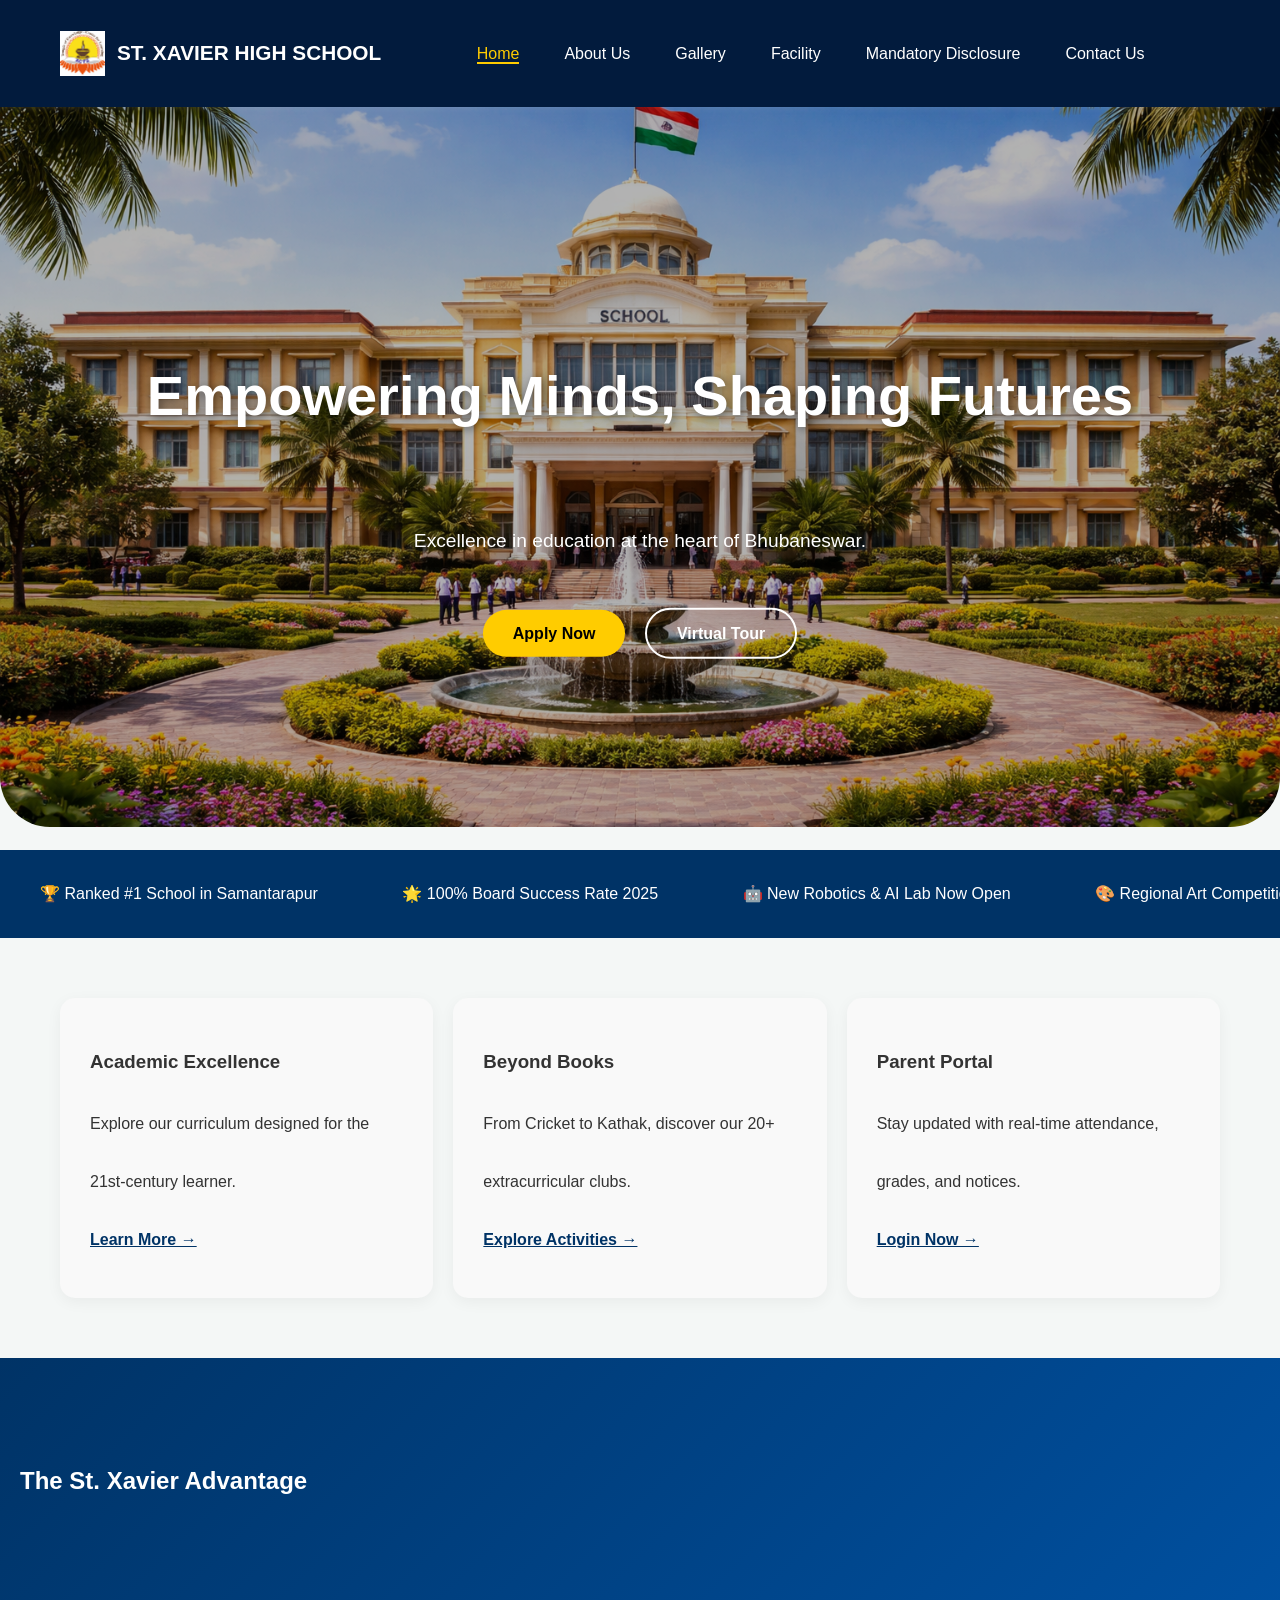
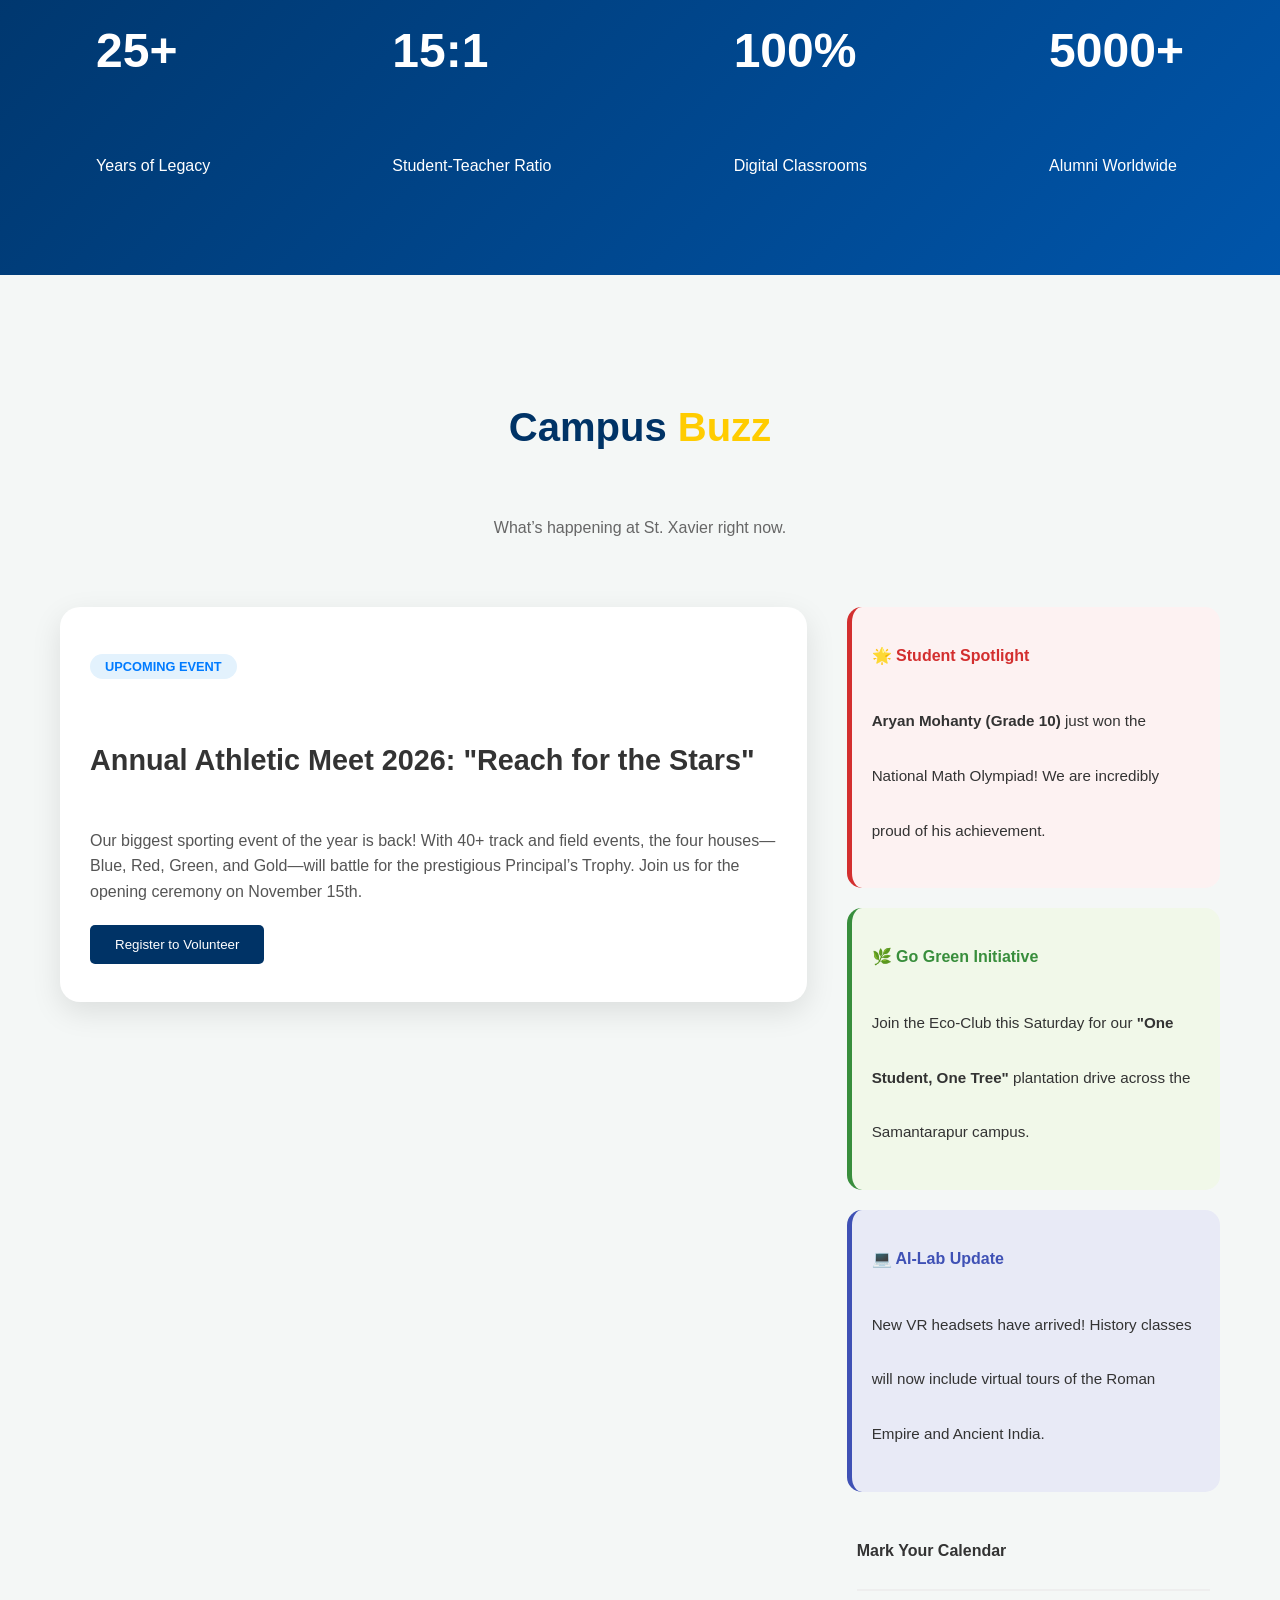
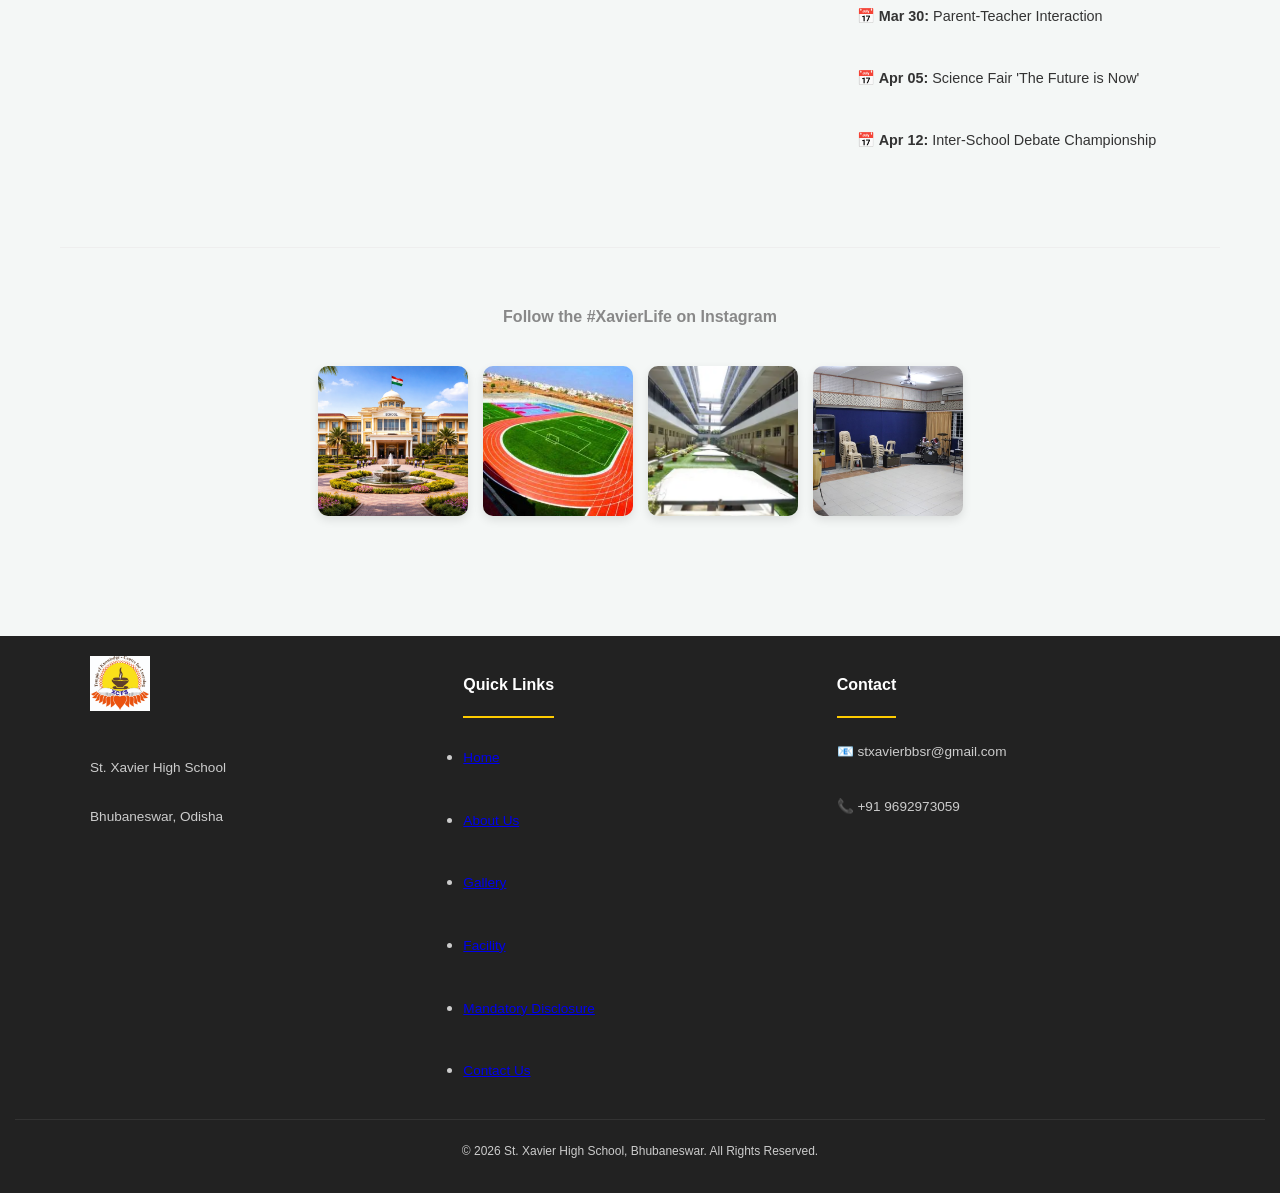
<file: index.html>
<!DOCTYPE html>
<html lang="en">
<head>
    <meta charset="UTF-8">
    <title>St. Xavier High School | Home</title>
    <link rel="stylesheet" href="style.css">
    
</head>
<script src="script.js"></script>
<body>
 <header>
       </header> 
<main>
    <section class="hero-container" style="position: relative; text-align: center; color: white;">
        <img src="image/ChatGPT Image Mar 17, 2026, 08_53_40 PM.png" alt="School Image" style="width:100%; height: 80vh; object-fit: cover; filter: brightness(70%); border-radius: 0 0 50px 50px;">
        <div style="position: absolute; top: 50%; left: 50%; transform: translate(-50%, -50%); width: 80%;">
            <h1 style="font-size: 3.5rem; margin-bottom: 10px; text-shadow: 2px 2px 10px rgba(0,0,0,0.5);">Empowering Minds, Shaping Futures</h1>
            <p style="font-size: 1.2rem; font-weight: 300;">Excellence in education at the heart of Bhubaneswar.</p>
            <div style="margin-top: 30px;">
                <a href="#admission" style="padding: 15px 30px; background: #ffcc00; color: #000; text-decoration: none; border-radius: 30px; font-weight: bold; margin-right: 15px;">Apply Now</a>
                <a href="#tour" style="padding: 15px 30px; border: 2px solid white; color: white; text-decoration: none; border-radius: 30px; font-weight: bold;">Virtual Tour</a>
            </div>
        </div>
    </section>

    <div style="background: #003366; color: white; padding: 15px 0; overflow: hidden; white-space: nowrap;">
        <div style="display: inline-block; animation: scroll 20s linear infinite;">
            <span style="margin: 0 40px;">🏆 Ranked #1 School in Samantarapur</span>
            <span style="margin: 0 40px;">🌟 100% Board Success Rate 2025</span>
            <span style="margin: 0 40px;">🤖 New Robotics & AI Lab Now Open</span>
            <span style="margin: 0 40px;">🎨 Regional Art Competition Winners</span>
        </div>
    </div>

    <section style="padding: 60px 20px; max-width: 1200px; margin: auto; display: grid; grid-template-columns: repeat(auto-fit, minmax(250px, 1fr)); gap: 20px;">
        <div class="card" style="padding: 30px; border-radius: 15px; background: #f9f9f9; box-shadow: 0 4px 15px rgba(0,0,0,0.05); transition: 0.3s;">
            <h3>Academic Excellence</h3>
            <p>Explore our curriculum designed for the 21st-century learner.</p>
            <a href="#" style="color: #003366; font-weight: bold;">Learn More →</a>
        </div>
        <div class="card" style="padding: 30px; border-radius: 15px; background: #f9f9f9; box-shadow: 0 4px 15px rgba(0,0,0,0.05);">
            <h3>Beyond Books</h3>
            <p>From Cricket to Kathak, discover our 20+ extracurricular clubs.</p>
            <a href="#" style="color: #003366; font-weight: bold;">Explore Activities →</a>
        </div>
        <div class="card" style="padding: 30px; border-radius: 15px; background: #f9f9f9; box-shadow: 0 4px 15px rgba(0,0,0,0.05);">
            <h3>Parent Portal</h3>
            <p>Stay updated with real-time attendance, grades, and notices.</p>
            <a href="#" style="color: #003366; font-weight: bold;">Login Now →</a>
        </div>
    </section>

    <section style="background: linear-gradient(135deg, #003366, #0055aa); color: white; padding: 80px 20px;">
        <h2 style="margin-bottom: 40px;">The St. Xavier Advantage</h2>
        <div style="display: flex; justify-content: space-around; flex-wrap: wrap; gap: 30px;">
            <div><h2 style="font-size: 3rem; margin: 0;">25+</h2><p>Years of Legacy</p></div>
            <div><h2 style="font-size: 3rem; margin: 0;">15:1</h2><p>Student-Teacher Ratio</p></div>
            <div><h2 style="font-size: 3rem; margin: 0;">100%</h2><p>Digital Classrooms</p></div>
            <div><h2 style="font-size: 3rem; margin: 0;">5000+</h2><p>Alumni Worldwide</p></div>
        </div>
    </section>

    <section style="padding: 80px 20px; max-width: 1200px; margin: auto;">
        <div style="text-align: center; margin-bottom: 50px;">
            <h2 style="font-size: 2.5rem; color: #003366;">Campus <span style="color: #ffcc00;">Buzz</span></h2>
            <p style="color: #666;">What’s happening at St. Xavier right now.</p>
        </div>

        <div style="display: grid; grid-template-columns: 2fr 1fr; gap: 40px; align-items: start;">
            
            <div style="background: #fff; border-radius: 20px; overflow: hidden; box-shadow: 0 10px 30px rgba(0,0,0,0.1);">
                <!-- <img src="../image/sports-meet.webp" alt="Sports" style="width: 100%; height: 300px; object-fit: cover;"> -->
                <div style="padding: 30px;">
                    <span style="background: #e3f2fd; color: #007bff; padding: 5px 15px; border-radius: 20px; font-size: 0.8rem; font-weight: bold;">UPCOMING EVENT</span>
                    <h3 style="font-size: 1.8rem; margin: 15px 0;">Annual Athletic Meet 2026: "Reach for the Stars"</h3>
                    <p style="color: #555; line-height: 1.6;">Our biggest sporting event of the year is back! With 40+ track and field events, the four houses—Blue, Red, Green, and Gold—will battle for the prestigious Principal’s Trophy. Join us for the opening ceremony on November 15th.</p>
                    <button style="margin-top: 20px; padding: 12px 25px; background: #003366; color: white; border: none; border-radius: 5px; cursor: pointer;">Register to Volunteer</button>
                </div>
            </div>

            <div style="display: flex; flex-direction: column; gap: 20px;">
                
                <div style="background: #fdf2f2; padding: 20px; border-radius: 15px; border-left: 5px solid #d32f2f;">
                    <h4 style="margin: 0; color: #d32f2f;">🌟 Student Spotlight</h4>
                    <p style="margin: 10px 0; font-size: 0.95rem;"><strong>Aryan Mohanty (Grade 10)</strong> just won the National Math Olympiad! We are incredibly proud of his achievement.</p>
                </div>

                <div style="background: #f1f8e9; padding: 20px; border-radius: 15px; border-left: 5px solid #388e3c;">
                    <h4 style="margin: 0; color: #388e3c;">🌿 Go Green Initiative</h4>
                    <p style="margin: 10px 0; font-size: 0.95rem;">Join the Eco-Club this Saturday for our <strong>"One Student, One Tree"</strong> plantation drive across the Samantarapur campus.</p>
                </div>

                <div style="background: #e8eaf6; padding: 20px; border-radius: 15px; border-left: 5px solid #3f51b5;">
                    <h4 style="margin: 0; color: #3f51b5;">💻 AI-Lab Update</h4>
                    <p style="margin: 10px 0; font-size: 0.95rem;">New VR headsets have arrived! History classes will now include virtual tours of the Roman Empire and Ancient India.</p>
                </div>

                <div style="padding: 10px;">
                    <h4 style="border-bottom: 2px solid #eee; padding-bottom: 10px;">Mark Your Calendar</h4>
                    <ul style="list-style: none; padding: 0;">
                        <li style="margin-bottom: 10px; font-size: 0.9rem;">📅 <strong>Mar 30:</strong> Parent-Teacher Interaction</li>
                        <li style="margin-bottom: 10px; font-size: 0.9rem;">📅 <strong>Apr 05:</strong> Science Fair 'The Future is Now'</li>
                        <li style="margin-bottom: 10px; font-size: 0.9rem;">📅 <strong>Apr 12:</strong> Inter-School Debate Championship</li>
                    </ul>
                </div>

            </div>
        </div>

        <div style="margin-top: 60px; border-top: 1px solid #eee; padding-top: 40px; text-align: center;">
    <p style="font-weight: bold; color: #888;">Follow the #XavierLife on Instagram</p>
    <div style="display: flex; justify-content: center; gap: 15px; margin-top: 20px; flex-wrap: wrap;">
        
        <div class="ig-card">
            <img src="../image/ChatGPT Image Mar 17, 2026, 08_53_40 PM.png" alt="Modern Library" class="ig-img">
        </div>

        <div class="ig-card">
            <img src="../image/sports complex.jpg" alt="Science Lab" class="ig-img">
        </div>

        <div class="ig-card">
            <img src="../image/campus.webp" alt="Campus Life" class="ig-img">
        </div>

        <div class="ig-card">
            <img src="../image/music room.jpg" alt="Arts Studio" class="ig-img">
        </div>

    </div>
</div>        </div>
    </section>
</main>

<style>
    /* Add this to your style.css for the animation */
    @keyframes scroll {
        0% { transform: translateX(100%); }
        100% { transform: translateX(-100%); }
    }
    .card:hover {
        transform: translateY(-10px);
        background: #fff !important;
        box-shadow: 0 10px 20px rgba(0,0,0,0.1) !important;
    }
</style>
    <footer></footer> <script src="script.js"></script>
</body>
</html>
</file>
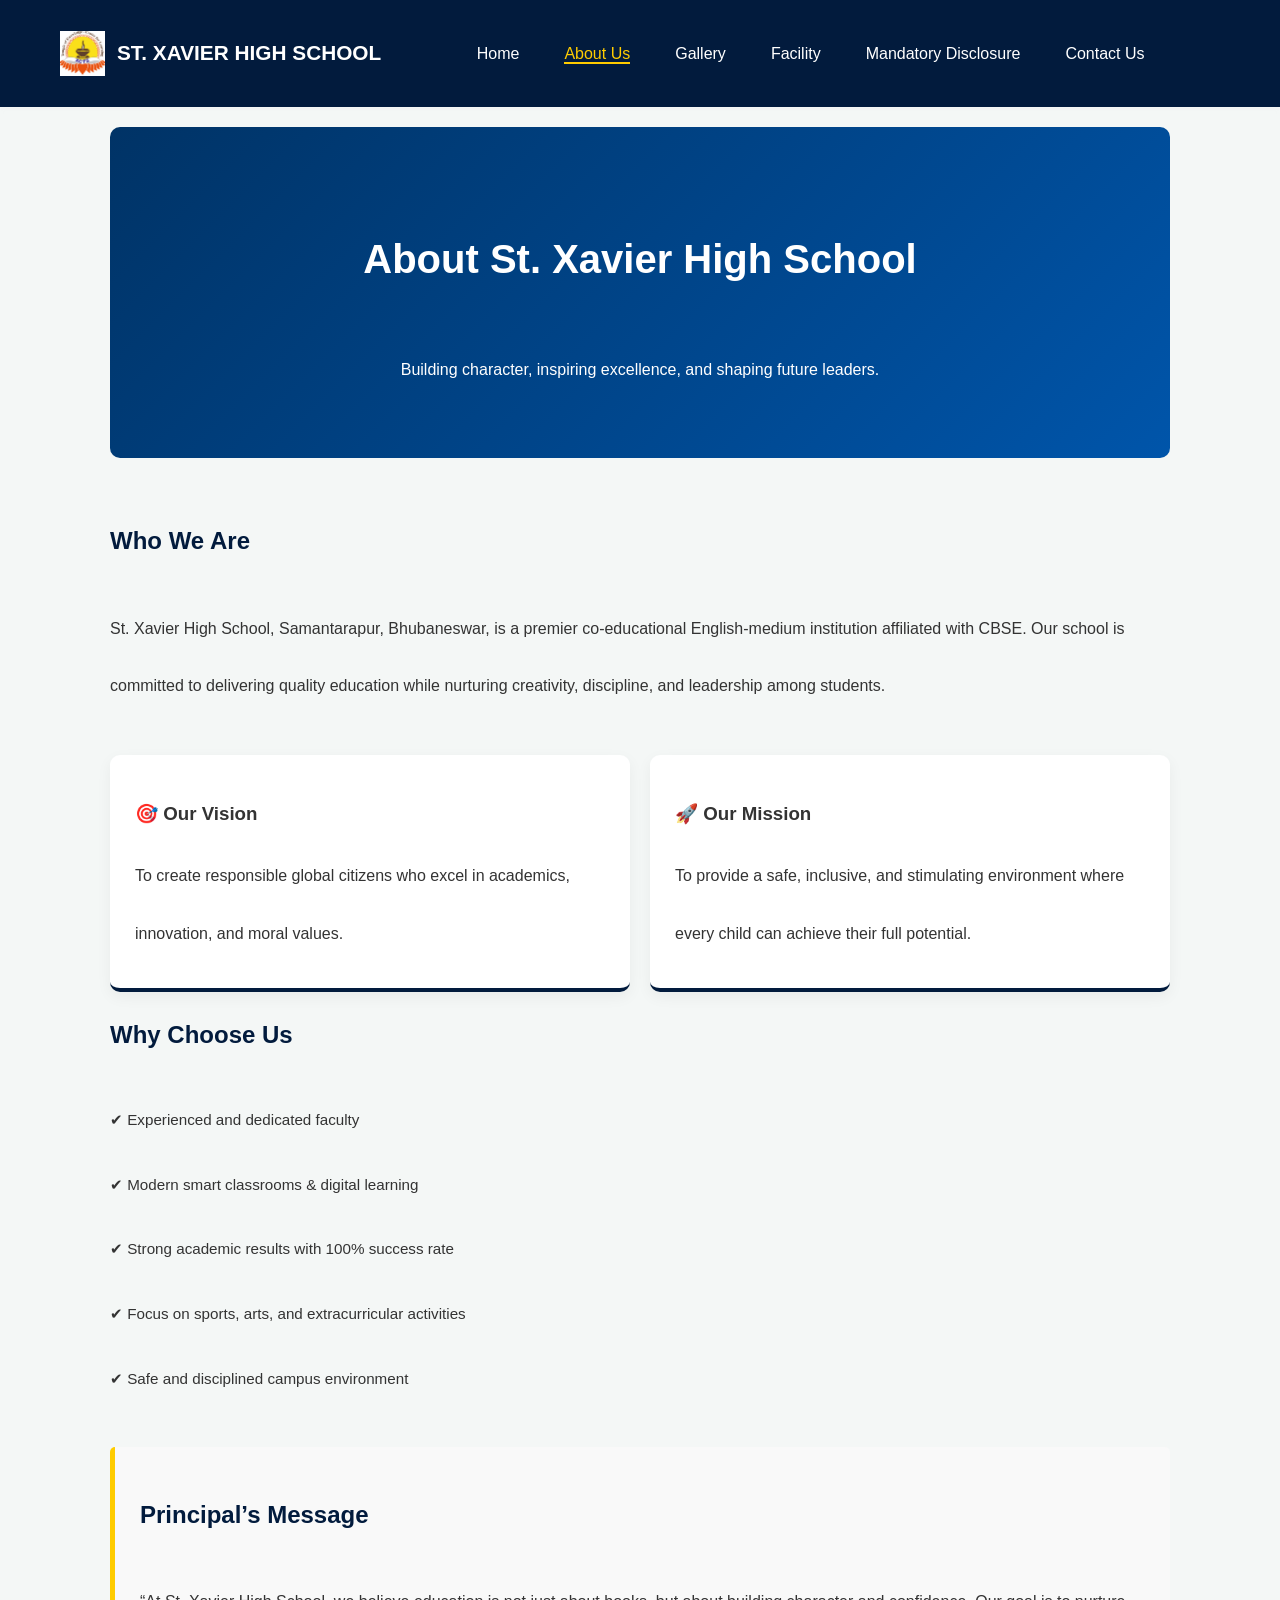
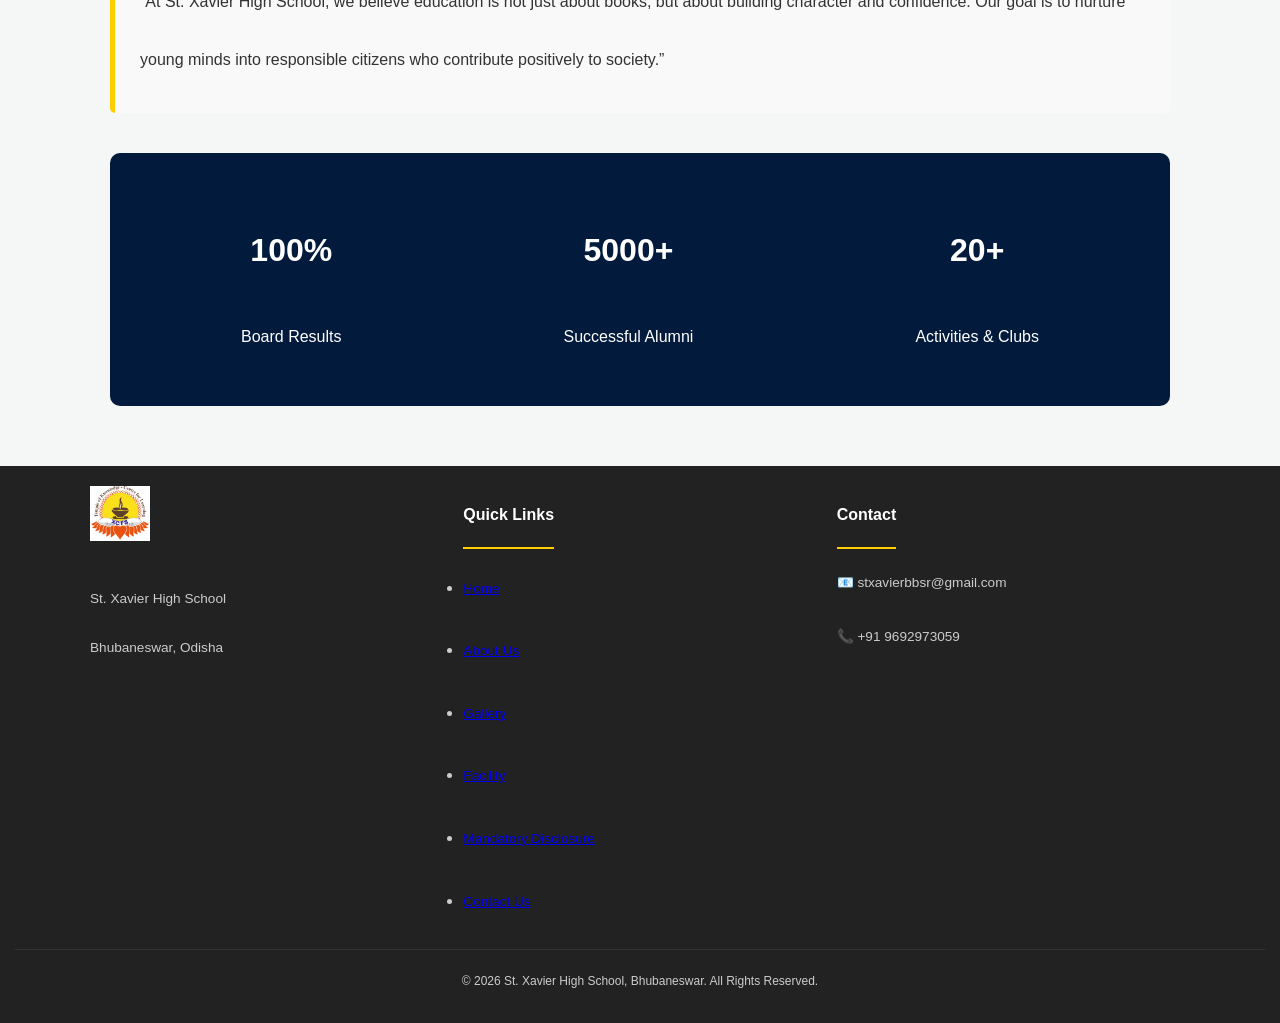
<file: about.html>
<!DOCTYPE html>
<html lang="en">
<head>
    <meta charset="UTF-8">
    <title>About Us | St. Xavier High School</title>
    <link rel="stylesheet" href="style.css">
</head>

<body>

<header></header>

<main class="about-container">

    <!-- HERO -->
    <section class="about-hero">
        <h1>About St. Xavier High School</h1>
        <p>Building character, inspiring excellence, and shaping future leaders.</p>
    </section>

    <!-- INTRO -->
    <section class="about-section">
        <h2>Who We Are</h2>
        <p>
            St. Xavier High School, Samantarapur, Bhubaneswar, 
            is a premier co-educational English-medium institution affiliated with CBSE. 
            Our school is committed to delivering quality education while nurturing 
            creativity, discipline, and leadership among students.
        </p>
    </section>

    <!-- VISION & MISSION -->
    <section class="about-grid">

        <div class="about-card">
            <h3>🎯 Our Vision</h3>
            <p>
                To create responsible global citizens who excel in academics, 
                innovation, and moral values.
            </p>
        </div>

        <div class="about-card">
            <h3>🚀 Our Mission</h3>
            <p>
                To provide a safe, inclusive, and stimulating environment where 
                every child can achieve their full potential.
            </p>
        </div>

    </section>

    <!-- WHY CHOOSE US -->
    <section class="about-section">
        <h2>Why Choose Us</h2>
        <ul class="about-list">
            <li>✔ Experienced and dedicated faculty</li>
            <li>✔ Modern smart classrooms & digital learning</li>
            <li>✔ Strong academic results with 100% success rate</li>
            <li>✔ Focus on sports, arts, and extracurricular activities</li>
            <li>✔ Safe and disciplined campus environment</li>
        </ul>
    </section>

    <!-- PRINCIPAL MESSAGE -->
    <section class="about-section principal-box">
        <h2>Principal’s Message</h2>
        <p>
            “At St. Xavier High School, we believe education is not just about books, 
            but about building character and confidence. Our goal is to nurture young 
            minds into responsible citizens who contribute positively to society.”
        </p>
       
    </section>

    <!-- STATS -->
    <section class="about-stats">
       
        <div>
            <h2>100%</h2>
            <p>Board Results</p>
        </div>
        <div>
            <h2>5000+</h2>
            <p>Successful Alumni</p>
        </div>
        <div>
            <h2>20+</h2>
            <p>Activities & Clubs</p>
        </div>
    </section>

</main>

<footer></footer>

<script src="script.js"></script>

</body>
</html>
</file>
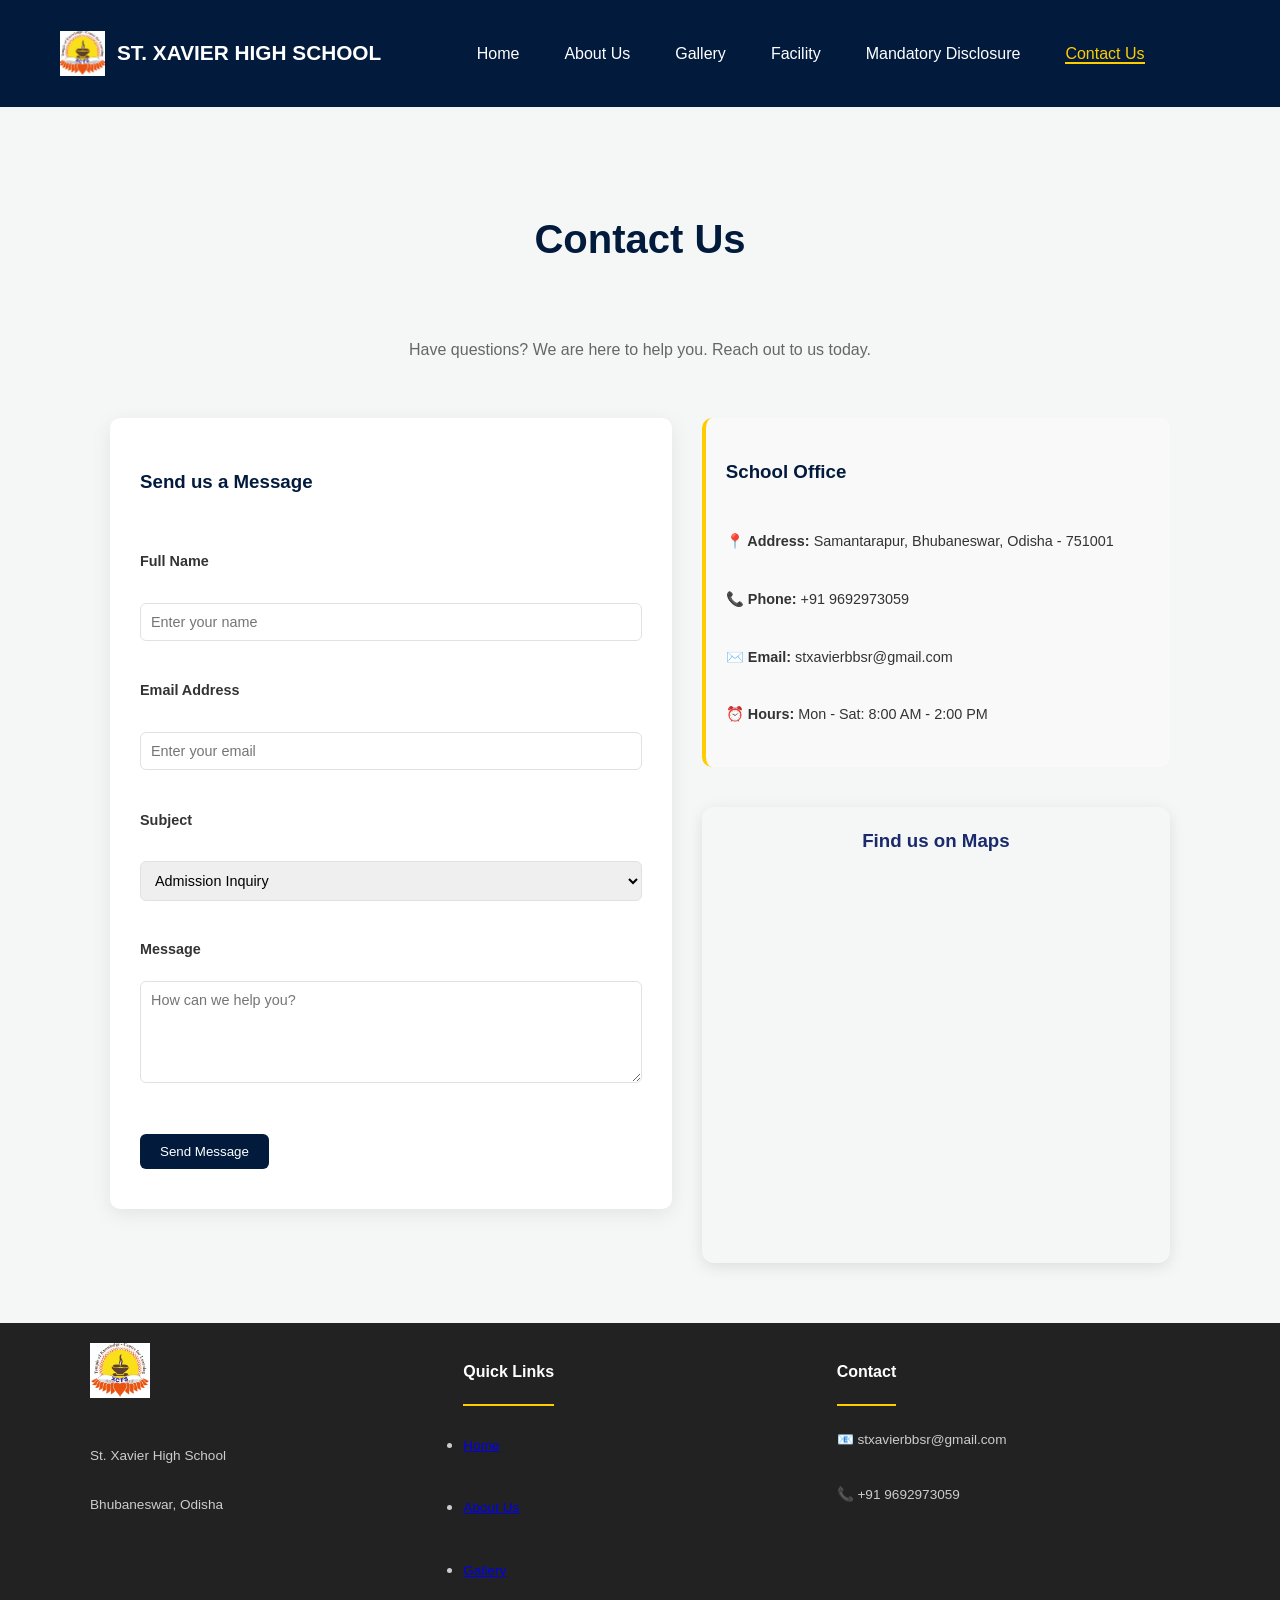
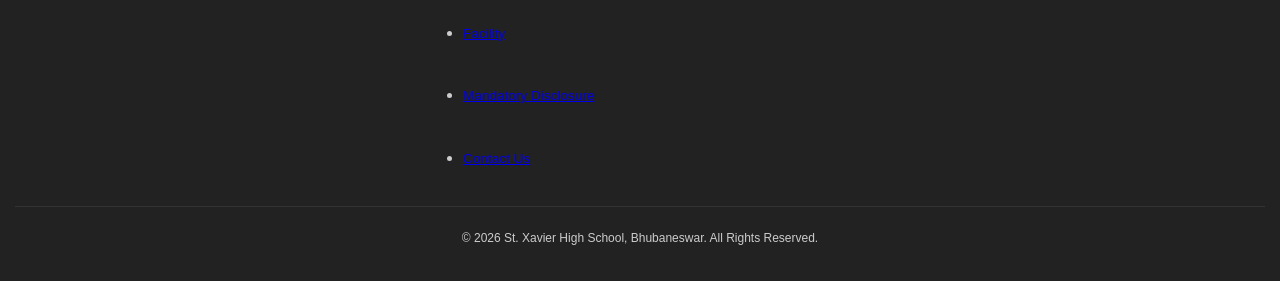
<file: contact.html>
<!DOCTYPE html>
<html lang="en">

<head>
    <meta charset="UTF-8">
    <meta name="viewport" content="width=device-width, initial-scale=1.0">
    <title>Contact Us | St. Xavier High School, Bhubaneswar</title>
    <link rel="stylesheet" href="style.css">
</head>
<script src="script.js"></script>
<body>

    <header> 
</header>
    <main class="contact-page" style="text-align: center;">
        <div class="contact-header">
            <h1>Contact Us</h1>
            <p>Have questions? We are here to help you. Reach out to us today.</p>
        </div>

        <div class="contact-container">
            <div class="contact-form">
                <h3>Send us a Message</h3>
                <form id="schoolContactForm">
                    <div class="form-group">
                        <label for="name">Full Name</label>
                        <input type="text" id="name" name="name" placeholder="Enter your name" required>
                    </div>
                    <div class="form-group">
                        <label for="email">Email Address</label>
                        <input type="email" id="email" name="email" placeholder="Enter your email" required>
                    </div>
                    <div class="form-group">
                        <label for="subject">Subject</label>
                        <select id="subject" name="subject">
                            <option value="admission">Admission Inquiry</option>
                            <option value="general">General Information</option>
                            <option value="feedback">Feedback</option>
                        </select>
                    </div>
                    <div class="form-group">
                        <label for="message">Message</label>
                        <textarea id="message" name="message" rows="5" placeholder="How can we help you?"
                            required></textarea>
                    </div>
                    <button type="submit" class="submit-btn">Send Message</button>
                </form>
            </div>

            <div class="contact-info">
                <div class="info-card">
                    <h3>School Office</h3>
                    <p><strong>📍 Address:</strong> Samantarapur, Bhubaneswar, Odisha - 751001</p>
                    <p><strong>📞 Phone:</strong> +91 9692973059</p>
                    <p><strong>✉️ Email:</strong> stxavierbbsr@gmail.com</p>
                    <p><strong>⏰ Hours:</strong> Mon - Sat: 8:00 AM - 2:00 PM</p>
                </div>

                <div class="map-container">
                    <h3>Find us on Maps</h3>
                    <iframe
                        src="https://www.google.com/maps/embed?pb=!1m18!1m12!1m3!1d59887.444576743015!2d85.71246974863283!3d20.260274399999993!2m3!1f0!2f0!3f0!3m2!1i1024!2i768!4f13.1!3m3!1m2!1s0x3a19a794e4300309%3A0x285899d642747256!2sSt.%20Xavier&#39;s%20High%20School!5e0!3m2!1sen!2sin!4v1772693626290!5m2!1sen!2sin"
                    width="100%" height="350" style="border:0; border-radius: 8px;" allowfullscreen=""
                    loading="lazy" referrerpolicy="no-referrer-when-downgrade">
                    </iframe>
                </div>


            </div>
        </div>
    </main>

    <footer></footer>
    <script src="script.js"></script>
</body>

</html>
</file>
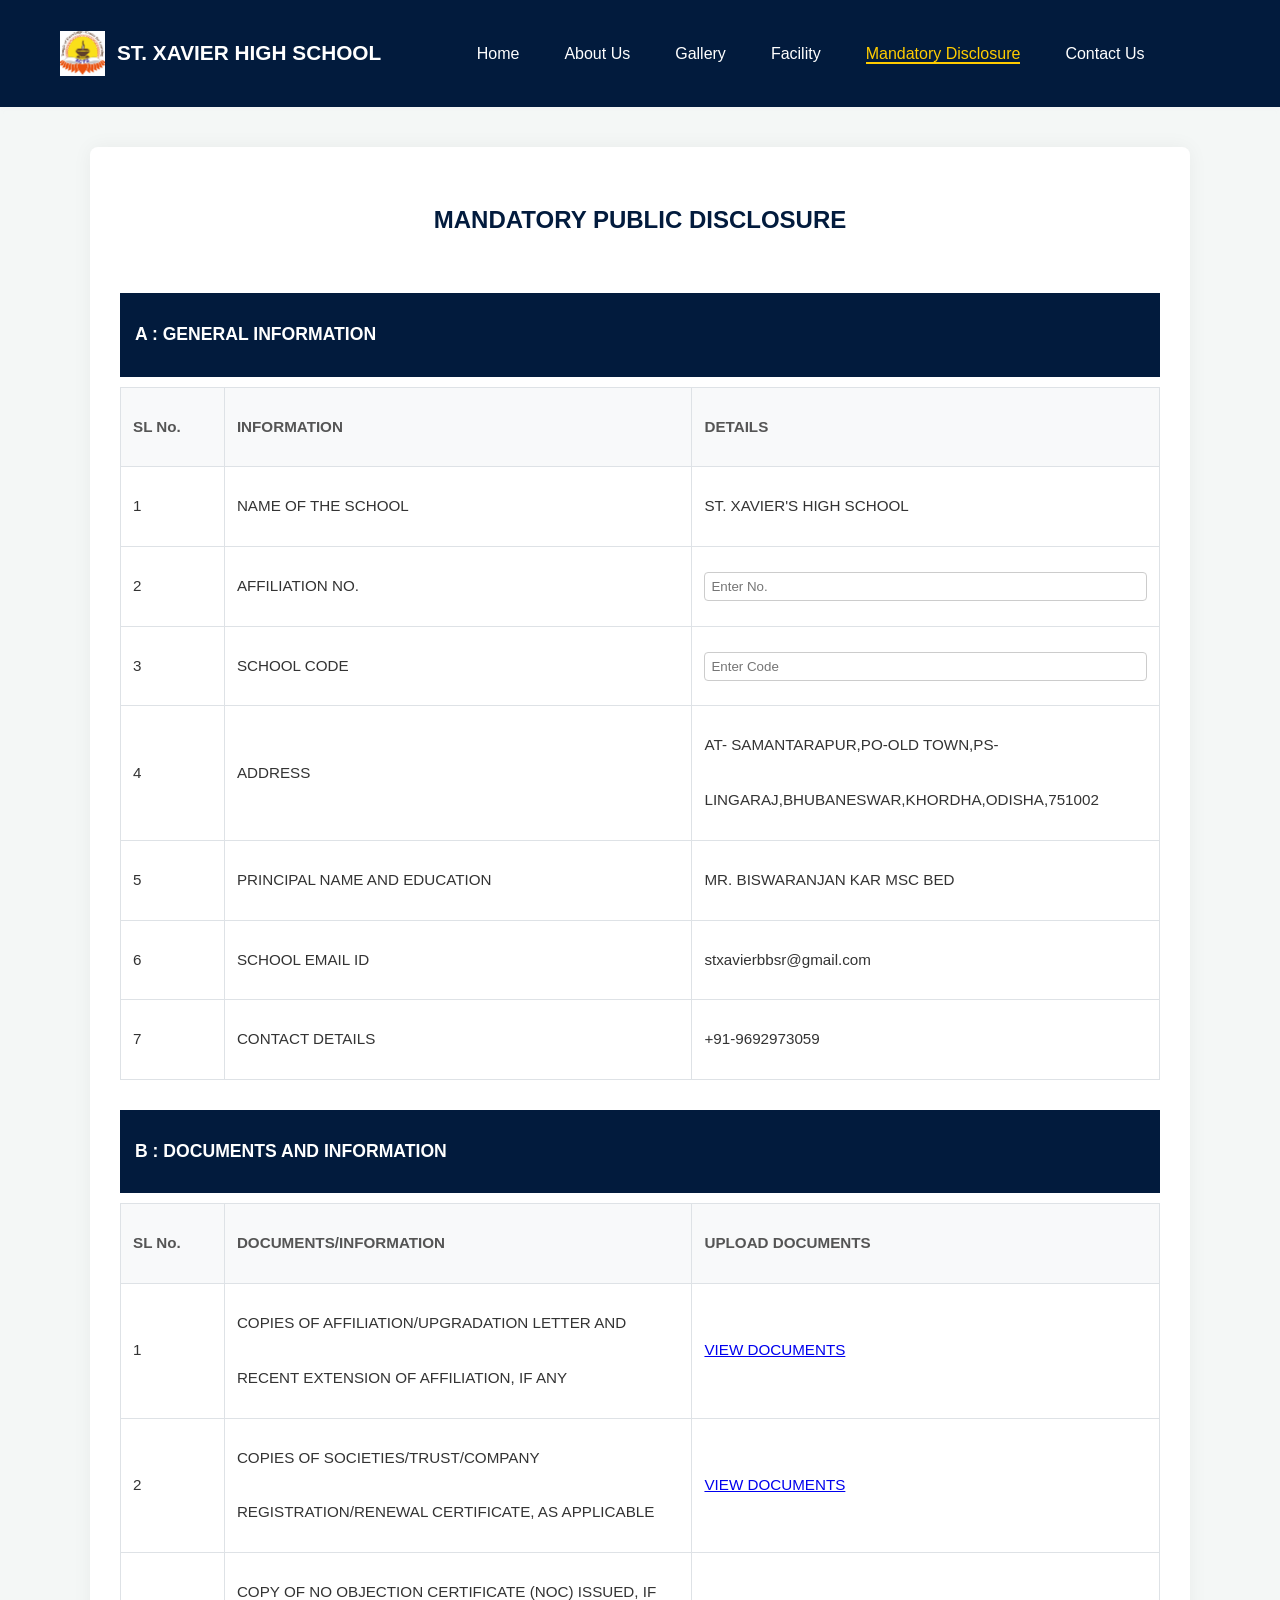
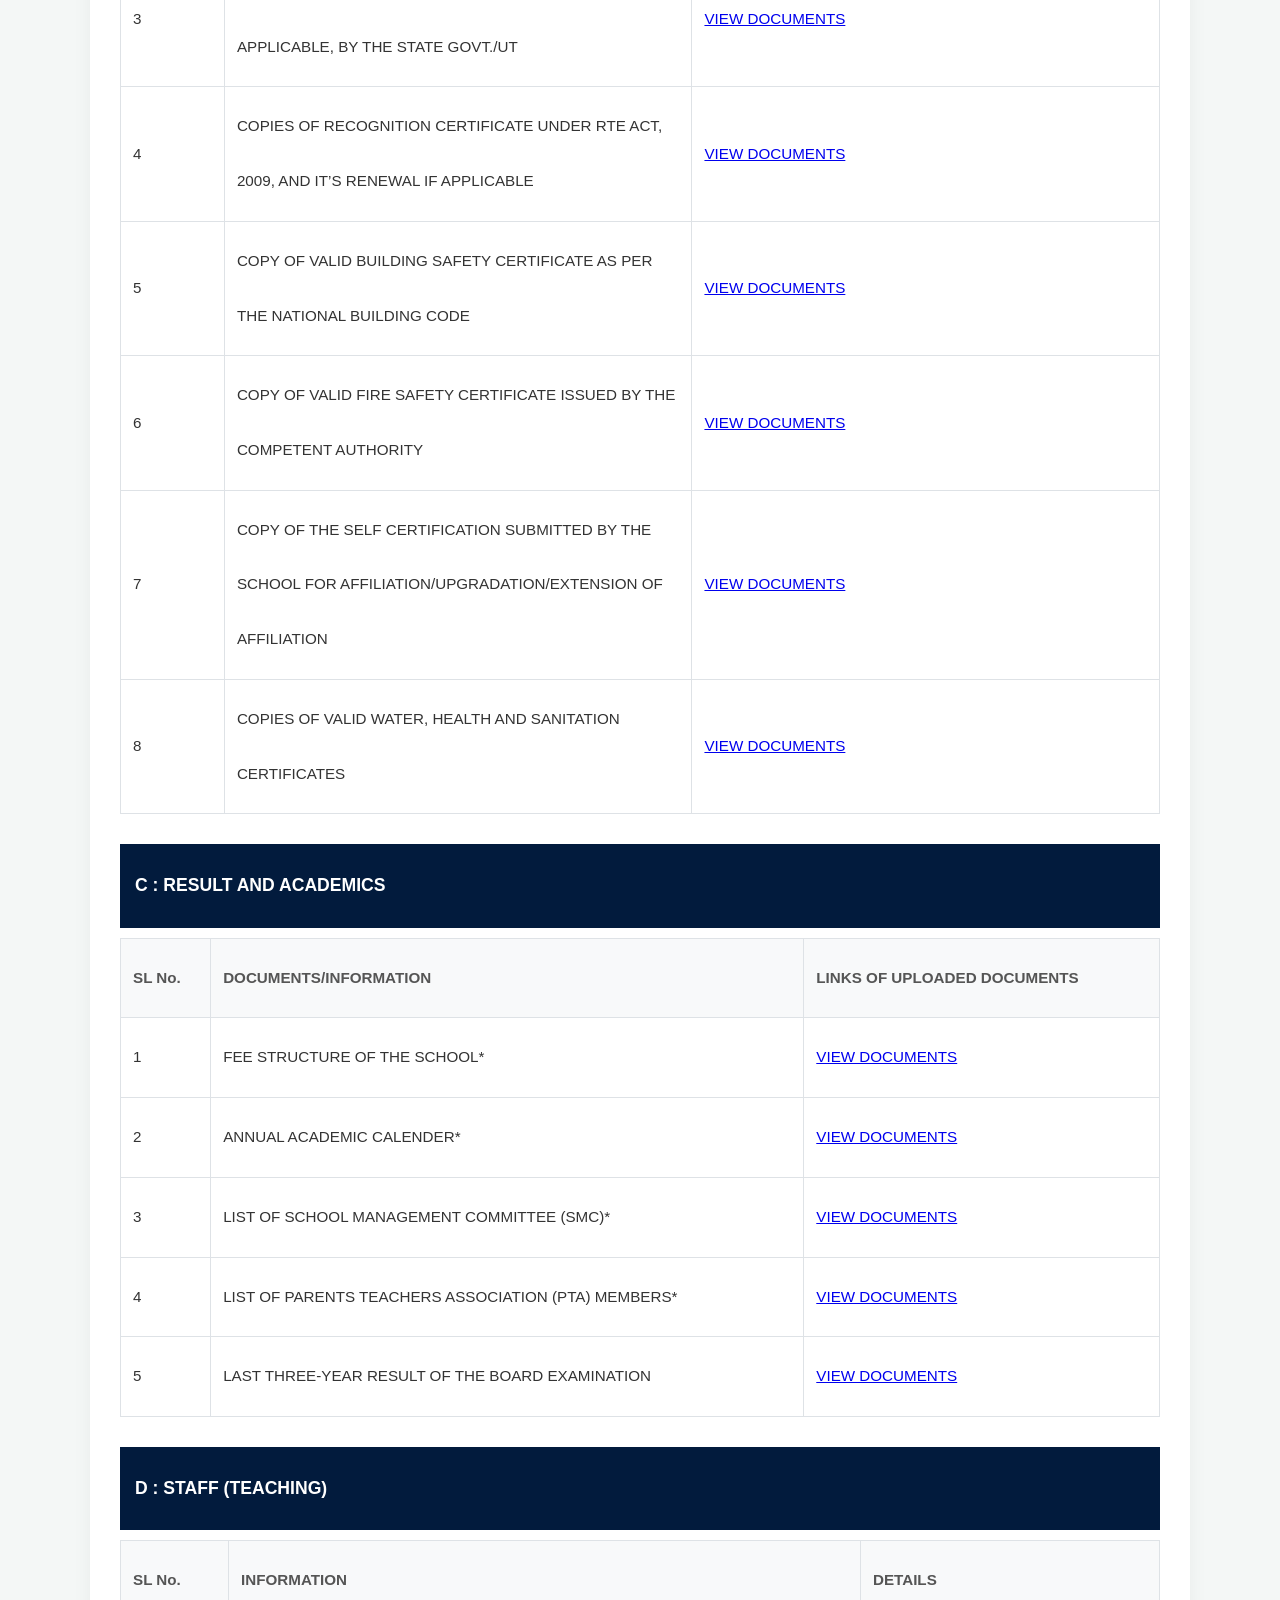
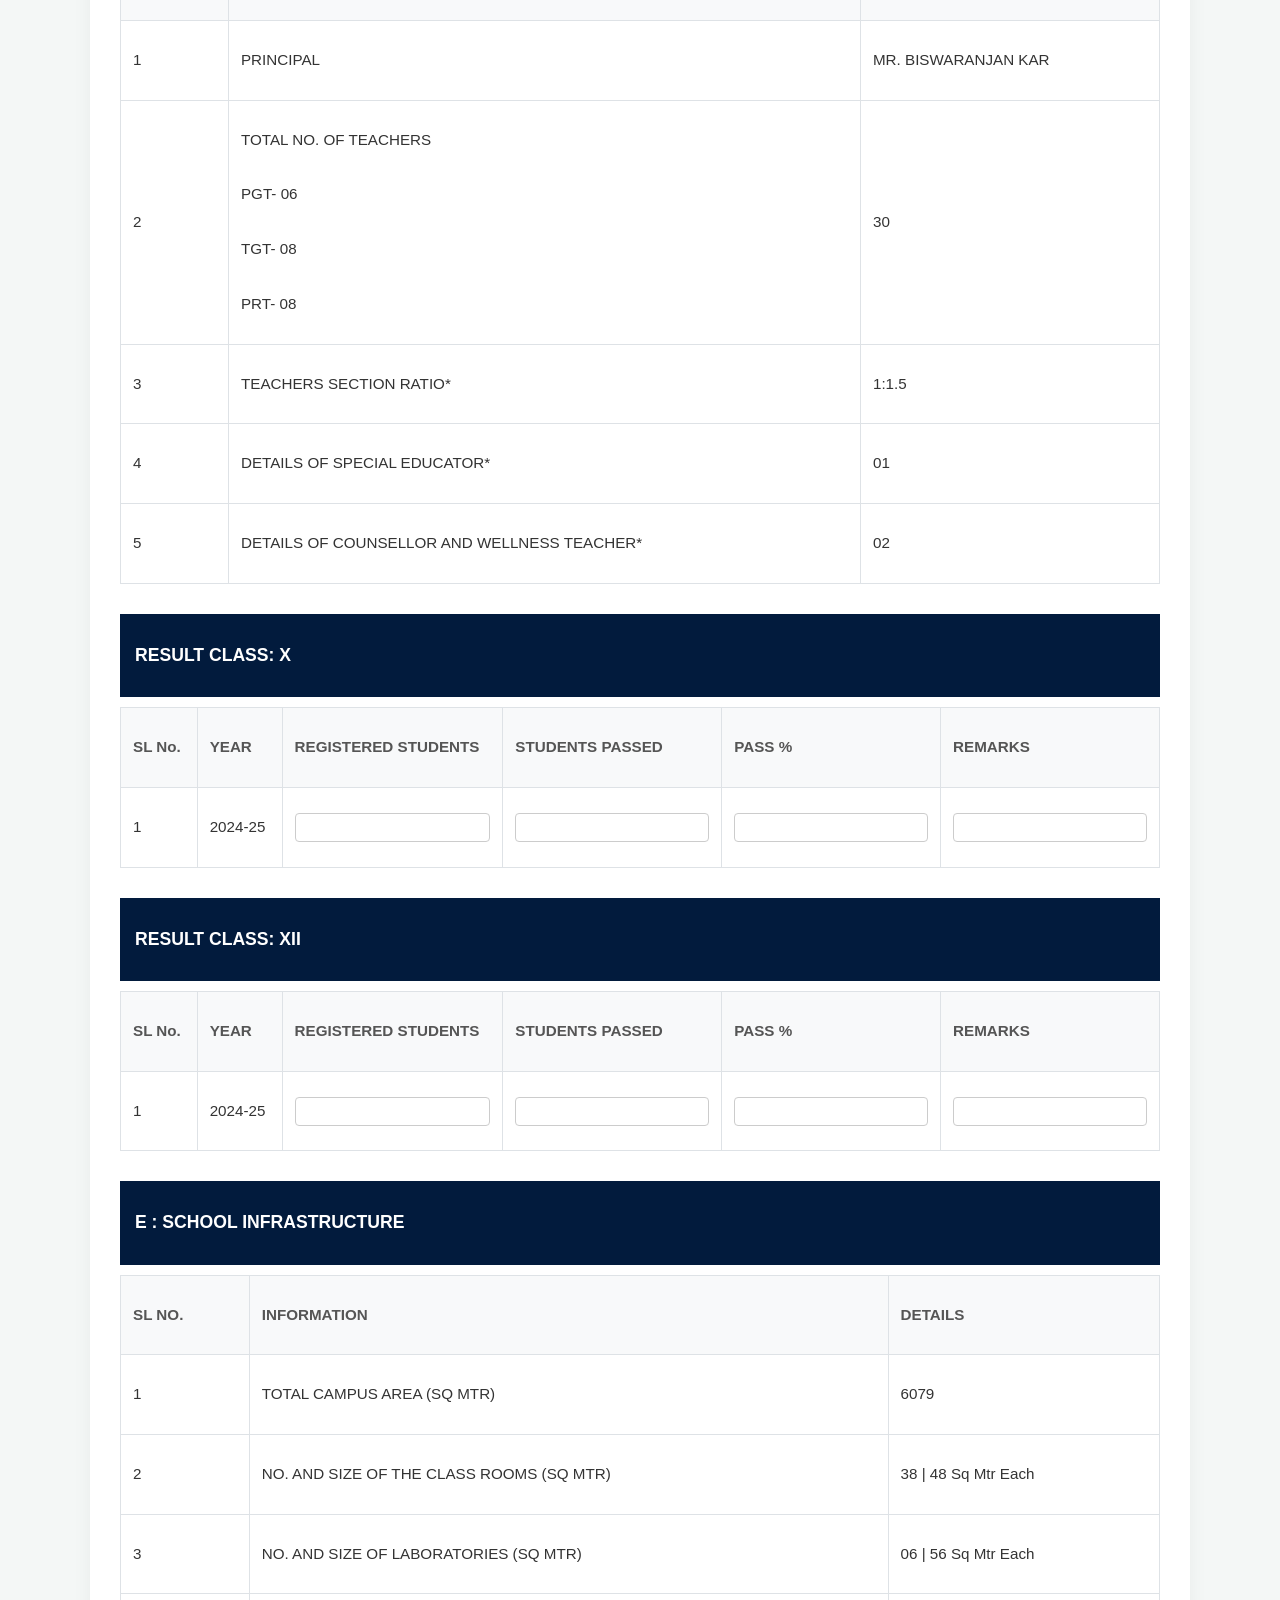
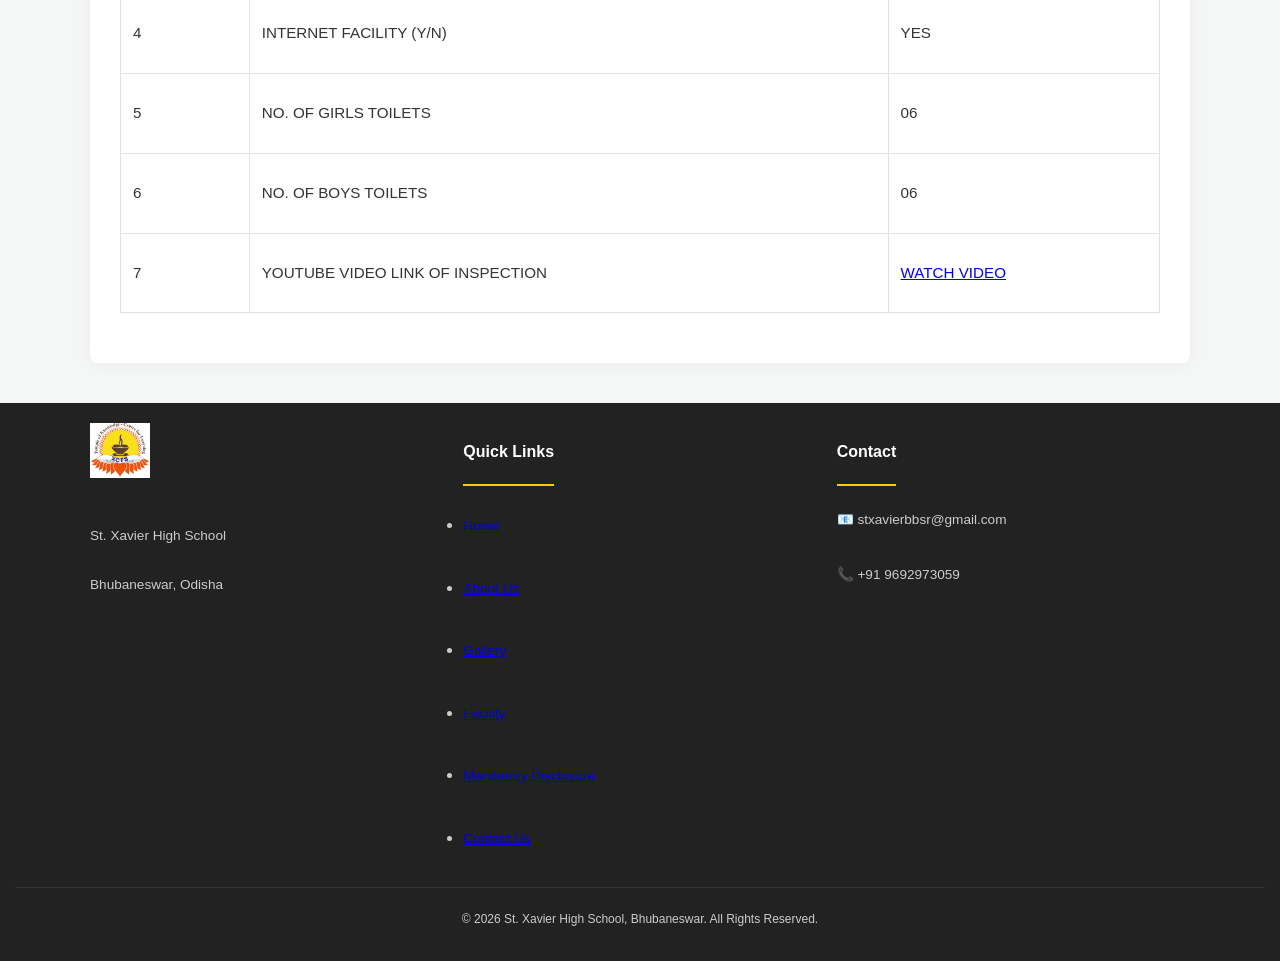
<file: disclosure.html>
<!DOCTYPE html>
<html lang="en">
<head>
    <meta charset="UTF-8">
    <meta name="viewport" content="width=device-width, initial-scale=1.0">
    <title>Mandatory Disclosure | St. Xavier High School</title>
    <link rel="stylesheet" href="style.css">
</head>
<body>
<script src="script.js"></script>
    <header>
       
    </header>

    <main class="disclosure-container">
        <h2>Mandatory Public Disclosure</h2>

        <h3>A : GENERAL INFORMATION</h3>
        <table class="disclosure-table">
            <thead>
                <tr><th style="width:10%">SL No.</th><th style="width:45%">INFORMATION</th><th>DETAILS</th></tr>
            </thead>
            <tbody>
                <tr><td>1</td><td>NAME OF THE SCHOOL</td><td>ST. XAVIER'S HIGH SCHOOL</td></tr>
                <tr><td>2</td><td>AFFILIATION NO.</td><td><input type="text" placeholder="Enter No."></td></tr>
                <tr><td>3</td><td>SCHOOL CODE</td><td><input type="text" placeholder="Enter Code"></td></tr>
                <tr><td>4</td><td>ADDRESS</td><td>AT- SAMANTARAPUR,PO-OLD TOWN,PS-LINGARAJ,BHUBANESWAR,KHORDHA,ODISHA,751002</td></tr>
                <tr><td>5</td><td>PRINCIPAL NAME AND EDUCATION</td><td>MR. BISWARANJAN KAR MSC BED </td></tr>
                 <tr><td class="border px-4 py-2">6</td> <td>SCHOOL EMAIL ID</td><td class="border px-4 py-2">stxavierbbsr@gmail.com</td></tr>
                 <tr><td class="border px-4 py-2">7</td><td>CONTACT DETAILS</td><td class="border px-4 py-2">+91-9692973059</td></tr>
            </tbody>
        </table>

        <h3>B : DOCUMENTS AND INFORMATION</h3>
        <table class="disclosure-table">
            <thead>
                <tr><th style="width:10%">SL No.</th><th style="width:45%">DOCUMENTS/INFORMATION</th><th>UPLOAD DOCUMENTS</th></tr>
            </thead>
              <tbody class="text-sm">
            <tr>
              <td class="border px-4 py-2">1</td>
              <td class="border px-4 py-2">
                COPIES OF AFFILIATION/UPGRADATION LETTER AND RECENT EXTENSION OF
                AFFILIATION, IF ANY
              </td>
              <td class="border px-4 py-2">
                <a
                  href="images/pdfs/affiliation.pdf"
                  target="_blank"
                  class="text-blue-600 underline font-medium"
                  >VIEW DOCUMENTS</a
                >
              </td>
            </tr>
            <tr>
              <td class="border px-4 py-2">2</td>
              <td class="border px-4 py-2">
                COPIES OF SOCIETIES/TRUST/COMPANY REGISTRATION/RENEWAL
                CERTIFICATE, AS APPLICABLE
              </td>
              <td class="border px-4 py-2">
                <a
                  href="image/TRUST."
                  target="_blank"
                  class="text-blue-600 underline font-medium"
                  >VIEW DOCUMENTS</a
                >
              </td>
            </tr>
            <tr>
              <td class="border px-4 py-2">3</td>
              <td class="border px-4 py-2">
                COPY OF NO OBJECTION CERTIFICATE (NOC) ISSUED, IF APPLICABLE, BY
                THE STATE GOVT./UT
              </td>
              <td class="border px-4 py-2">
                <a
                  href="image/COR."
                  target="_blank"
                  class="text-blue-600 underline font-medium"
                  >VIEW DOCUMENTS</a
                >
              </td>
            </tr>
            <tr>
              <td class="border px-4 py-2">4</td>
              <td class="border px-4 py-2">
                COPIES OF RECOGNITION CERTIFICATE UNDER RTE ACT, 2009, AND IT’S
                RENEWAL IF APPLICABLE
              </td>
              <td class="border px-4 py-2">
                <a
                  href="image/COR."
                  target="_blank"
                  class="text-blue-600 underline font-medium"
                  >VIEW DOCUMENTS</a
                >
              </td>
            </tr>
            <tr>
              <td class="border px-4 py-2">5</td>
              <td class="border px-4 py-2">
                COPY OF VALID BUILDING SAFETY CERTIFICATE AS PER THE NATIONAL
                BUILDING CODE
              </td>
              <td class="border px-4 py-2">
                <a
                  href="image/BUILDING."
                  target="_blank"
                  class="text-blue-600 underline font-medium"
                  >VIEW DOCUMENTS</a
                >
              </td>
            </tr>
            <tr>
              <td class="border px-4 py-2">6</td>
              <td class="border px-4 py-2">
                COPY OF VALID FIRE SAFETY CERTIFICATE ISSUED BY THE COMPETENT
                AUTHORITY
              </td>
              <td class="border px-4 py-2">
                <a
                  href="image/FIRE."
                  target="_blank"
                  class="text-blue-600 underline font-medium"
                  >VIEW DOCUMENTS</a
                >
              </td>
            </tr>
            <tr>
              <td class="border px-4 py-2">7</td>
              <td class="border px-4 py-2">
                COPY OF THE SELF CERTIFICATION SUBMITTED BY THE SCHOOL FOR
                AFFILIATION/UPGRADATION/EXTENSION OF AFFILIATION
              </td>
              <td class="border px-4 py-2">
                <a
                  href="image/SELF."
                  target="_blank"
                  class="text-blue-600 underline font-medium"
                  >VIEW DOCUMENTS</a
                >
              </td>
            </tr>
            <tr>
              <td class="border px-4 py-2">8</td>
              <td class="border px-4 py-2">
                COPIES OF VALID WATER, HEALTH AND SANITATION CERTIFICATES
              </td>
              <td class="border px-4 py-2">
                <a
                  href="image/WATER."
                  target="_blank"
                  class="text-blue-600 underline font-medium"
                  >VIEW DOCUMENTS</a
                >
              </td>
            </tr>
           
          </tbody>
        </table>
      </div>

         <h3>C : RESULT AND ACADEMICS</h3>
        <table class="disclosure-table">
            <thead>
                <tr><th class="col-sl">SL No.</th><th class="col-info">DOCUMENTS/INFORMATION</th><th>LINKS OF UPLOADED DOCUMENTS</th></tr>
            </thead>
            <tbody>
                <tr><td class="col-sl">1</td><td>FEE STRUCTURE OF THE SCHOOL*</td><td><a href="image/saman_fee.pdf" target="_blank" class="text-blue-600 underline font-medium">VIEW DOCUMENTS</a></td></tr>
                <tr><td class="col-sl">2</td><td>ANNUAL ACADEMIC CALENDER*</td><td><a href="image/samantarapur_cal.pdf" target="_blank" class="text-blue-600 underline font-medium">VIEW DOCUMENTS</a></td></tr>
                <tr><td class="col-sl">3</td><td>LIST OF SCHOOL MANAGEMENT COMMITTEE (SMC)*</td><td><a href="image/saman_smc.pdf" target="_blank" class="text-blue-600 underline font-medium">VIEW DOCUMENTS</a></td></tr>
                <tr><td class="col-sl">4</td><td>LIST OF PARENTS TEACHERS ASSOCIATION (PTA) MEMBERS*</td><td><a href="image/saman_ pta.pdf" target="_blank" class="text-blue-600 underline font-medium">VIEW DOCUMENTS</a></td></tr>
                <tr><td class="col-sl">5</td><td>LAST THREE-YEAR RESULT OF THE BOARD EXAMINATION</td><td><a href="images/pdfs/affiliation.pdf" target="_blank" class="text-blue-600 underline font-medium">VIEW DOCUMENTS</a></td></tr>
            </tbody>
        </table>

        <h3>D : STAFF (TEACHING)</h3>
        <table class="disclosure-table">
            <thead>
                <tr><th class="col-sl">SL No.</th><th class="col-info">INFORMATION</th><th>DETAILS</th></tr>
            </thead>
            <tbody>
                <tr><td class="col-sl">1</td><td>PRINCIPAL</td><td>MR. BISWARANJAN KAR</td></tr>
                <tr><td class="col-sl">2</td><td>TOTAL NO. OF TEACHERS <br>
                                                 PGT- 06<br>
                                                 TGT- 08<br>
                                                 PRT- 08</td><td>30 </td></tr>
                <tr><td class="col-sl">3</td><td>TEACHERS SECTION RATIO*</td><td>1:1.5</td></tr>
                <tr><td class="col-sl">4</td><td>DETAILS OF SPECIAL EDUCATOR*</td><td>01</td></tr>
                <tr><td class="col-sl">5</td><td>DETAILS OF COUNSELLOR AND WELLNESS TEACHER*</td><td>02</td></tr>
            </tbody>
        </table>

        <h3>RESULT CLASS: X</h3>
        <table class="disclosure-table">
            <thead>
                <tr><th class="col-sl">SL No.</th><th>YEAR</th><th>REGISTERED STUDENTS</th><th>STUDENTS PASSED</th><th>PASS %</th><th>REMARKS</th></tr>
            </thead>
            <tbody>
                <tr><td class="col-sl">1</td><td>2024-25</td><td><input type="text"></td><td><input type="text"></td><td><input type="text"></td><td><input type="text"></td></tr>
            </tbody>
        </table>

        <h3>RESULT CLASS: XII</h3>
        <table class="disclosure-table">
            <thead>
                <tr><th class="col-sl">SL No.</th><th>YEAR</th><th>REGISTERED STUDENTS</th><th>STUDENTS PASSED</th><th>PASS %</th><th>REMARKS</th></tr>
            </thead>
            <tbody>
                <tr><td class="col-sl">1</td><td>2024-25</td><td><input type="text"></td><td><input type="text"></td><td><input type="text"></td><td><input type="text"></td></tr>
            </tbody>
        </table>

        <h3>E : SCHOOL INFRASTRUCTURE</h3>
        <table class="disclosure-table">
            <thead> <tr><th>SL NO.</th><th>INFORMATION</th><th>DETAILS</th></tr>
                </thead>
<tbody>
               <tr><td>1</td><td>TOTAL CAMPUS AREA (SQ MTR)</td><td>6079</td></tr>
                    <tr><td>2</td><td>NO. AND SIZE OF THE CLASS ROOMS (SQ MTR)</td><td>38 | 48 Sq Mtr Each</td></tr>
                    <tr><td>3</td><td>NO. AND SIZE OF LABORATORIES (SQ MTR)</td><td>06 | 56 Sq Mtr Each</td></tr>
                    <tr><td>4</td><td>INTERNET FACILITY (Y/N)</td><td>YES</td></tr>
                    <tr><td>5</td><td>NO. OF GIRLS TOILETS</td><td>06</td></tr>
                    <tr><td>6</td><td>NO. OF BOYS TOILETS</td><td>06</td></tr>
                    <tr><td>7</td><td>YOUTUBE VIDEO LINK OF INSPECTION</td><td><a href="#" class="doc-btn">WATCH VIDEO</a></td></tr></tbody>
        </table>

        
    </main>

    <footer>
        <!-- <div class="footer-container">
            <div class="footer-section">
                <h3>St. Xavier School</h3>
                <p>Bhubaneswar, Odisha</p>
                <p>Email: info@stxavierbbsr.com</p>
                <p>Contact: +91 674 123 4567</p>
            </div>
            <div class="footer-section">
                <h3>Quick Links</h3>
                <ul>
<li><a href="index.html">Home</a></li>
<li><a href="facilities.html">Facilities</a></li>
<li><a href="gallery.html">Gallery</a></li>
<li><a href="mandatory.html">Mandatory</a></li>
<li><a href="contact.html">Contact</a></li>
</ul>

            </div>
            <div class="footer-section">
                <h3>School Logo</h3>
                <div style="width: 80px; height: 80px; background: #444; display: flex; align-items: center; justify-content: center; border-radius: 5px;">
                    LOGO
                </div>
            </div>
        </div>
        <div class="footer-bottom">
            &copy; 2026 St. Xavier High School, Bhubaneswar. All Rights Reserved.
        </div> -->
    </footer>

</body>
</html>
</file>
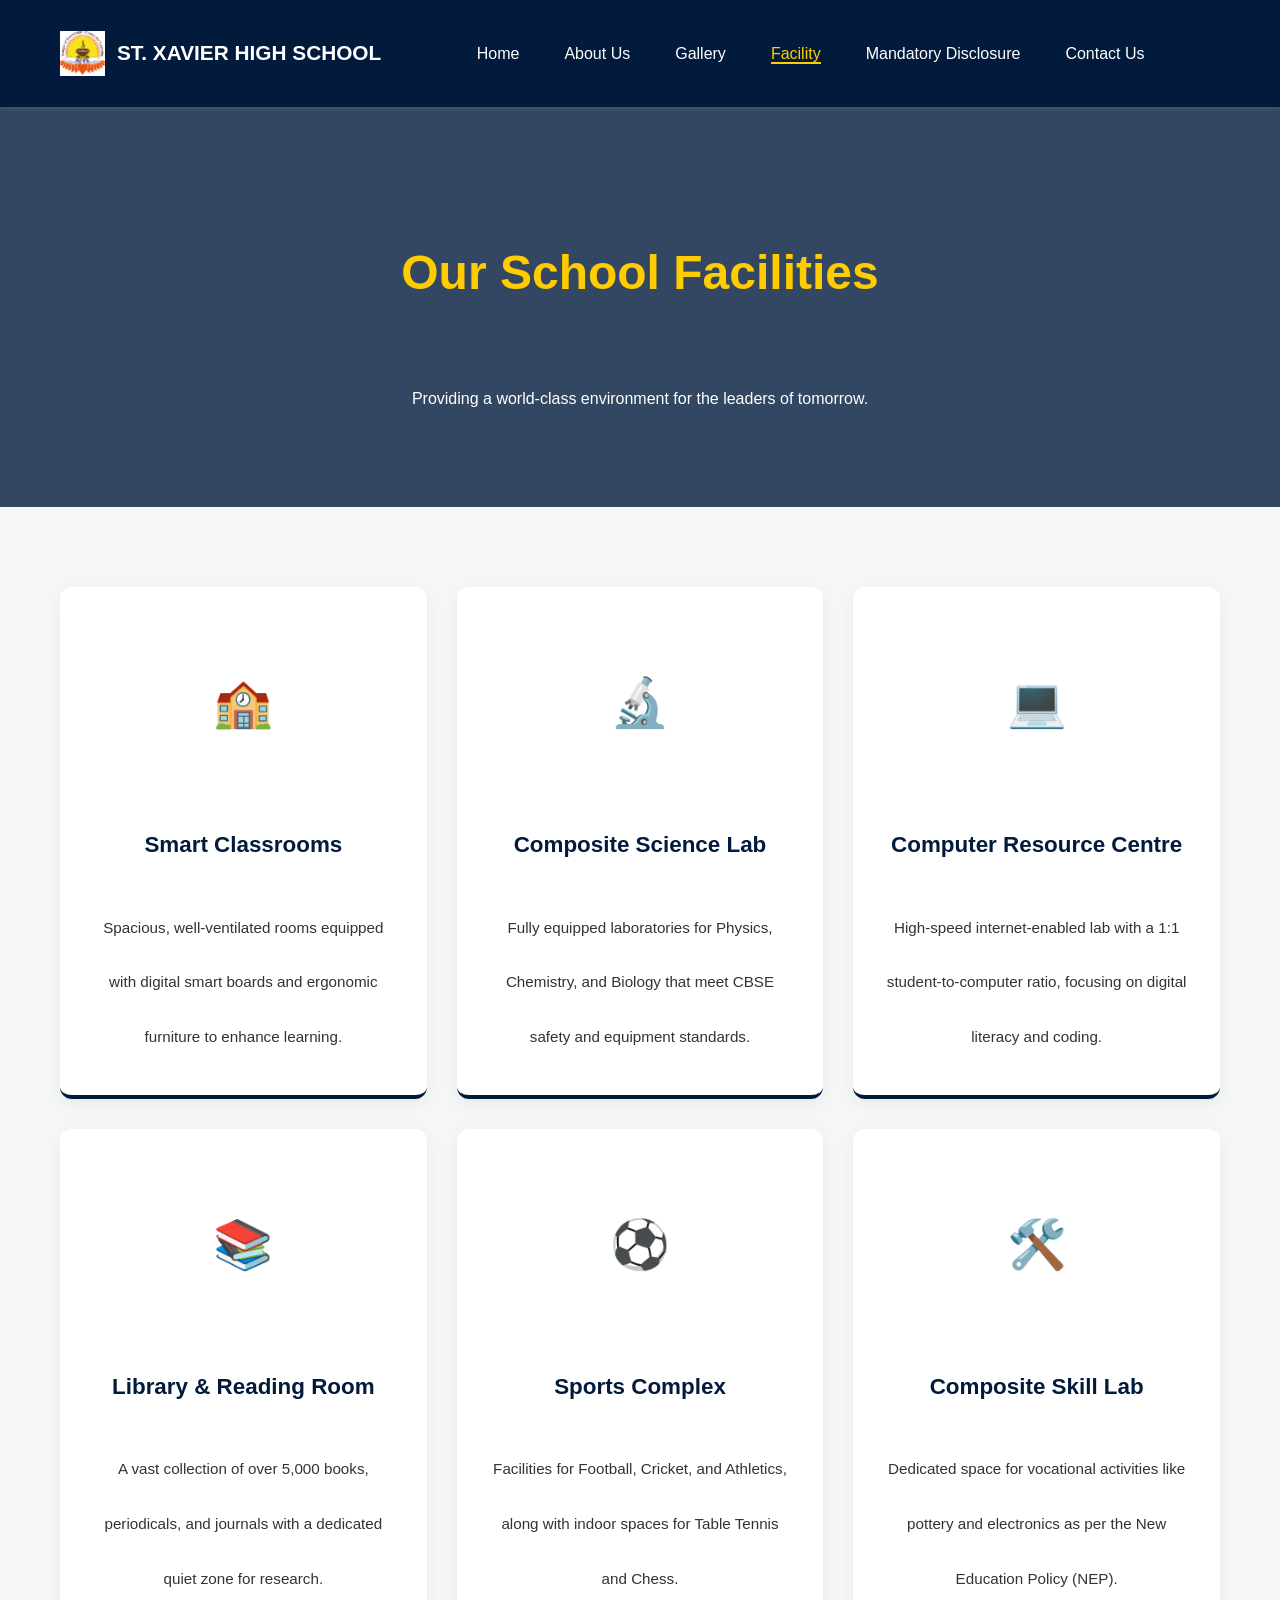
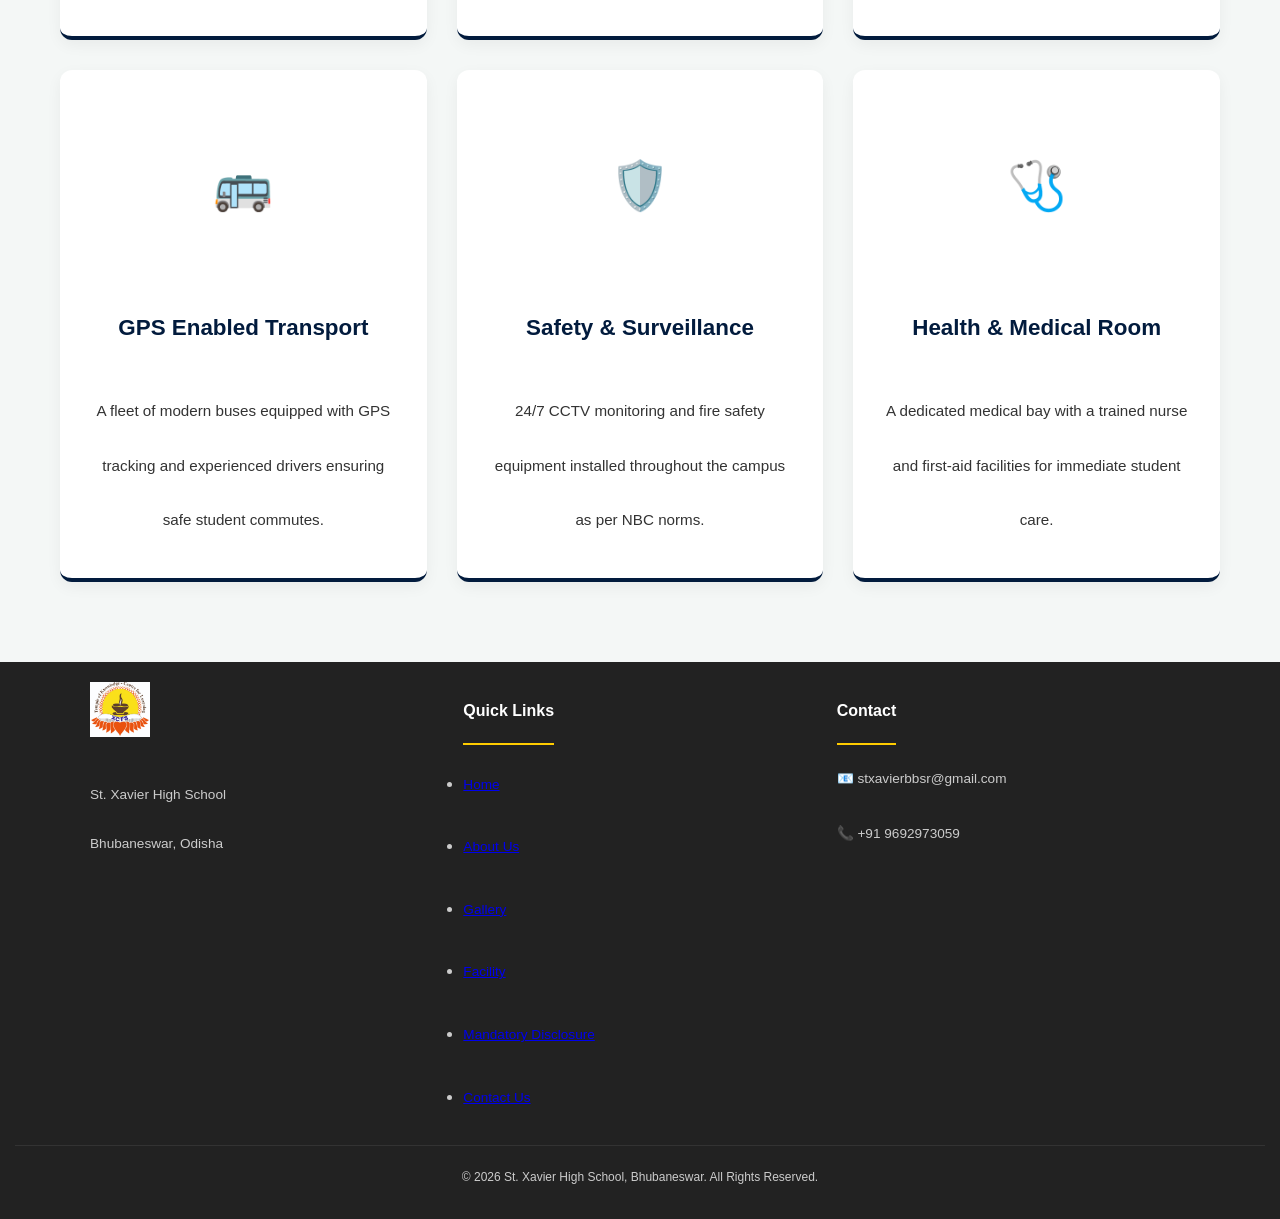
<file: facility.html>
<!DOCTYPE html>
<html lang="en">
<head>
    <meta charset="UTF-8">
    <meta name="viewport" content="width=device-width, initial-scale=1.0">
    <title>Facilities | St. Xavier High School</title>
    <link rel="stylesheet" href="style.css">
</head>
<body>
<script src="script.js"></script>
    <header>
      
    </header>

    <main>
        <section class="facility-hero">
            <h1>Our School Facilities</h1>
            <p>Providing a world-class environment for the leaders of tomorrow.</p>
        </section>

        <div class="gallery-container">
            <div class="facility-grid">
                <div class="facility-card">
                    <div class="facility-icon">🏫</div>
                    <h3>Smart Classrooms</h3>
                    <p>Spacious, well-ventilated rooms equipped with digital smart boards and ergonomic furniture to enhance learning.</p>
                </div>

                <div class="facility-card">
                    <div class="facility-icon">🔬</div>
                    <h3>Composite Science Lab</h3>
                    <p>Fully equipped laboratories for Physics, Chemistry, and Biology that meet CBSE safety and equipment standards.</p>
                </div>

                <div class="facility-card">
                    <div class="facility-icon">💻</div>
                    <h3>Computer Resource Centre</h3>
                    <p>High-speed internet-enabled lab with a 1:1 student-to-computer ratio, focusing on digital literacy and coding.</p>
                </div>

                <div class="facility-card">
                    <div class="facility-icon">📚</div>
                    <h3>Library & Reading Room</h3>
                    <p>A vast collection of over 5,000 books, periodicals, and journals with a dedicated quiet zone for research.</p>
                </div>

                <div class="facility-card">
                    <div class="facility-icon">⚽</div>
                    <h3>Sports Complex</h3>
                    <p>Facilities for Football, Cricket, and Athletics, along with indoor spaces for Table Tennis and Chess.</p>
                </div>

                <div class="facility-card">
                    <div class="facility-icon">🛠️</div>
                    <h3>Composite Skill Lab</h3>
                    <p>Dedicated space for vocational activities like pottery and electronics as per the New Education Policy (NEP).</p>
                </div>

                <div class="facility-card">
                    <div class="facility-icon">🚌</div>
                    <h3>GPS Enabled Transport</h3>
                    <p>A fleet of modern buses equipped with GPS tracking and experienced drivers ensuring safe student commutes.</p>
                </div>

                <div class="facility-card">
                    <div class="facility-icon">🛡️</div>
                    <h3>Safety & Surveillance</h3>
                    <p>24/7 CCTV monitoring and fire safety equipment installed throughout the campus as per NBC norms.</p>
                </div>

                <div class="facility-card">
                    <div class="facility-icon">🩺</div>
                    <h3>Health & Medical Room</h3>
                    <p>A dedicated medical bay with a trained nurse and first-aid facilities for immediate student care.</p>
                </div>
            </div>
        </div>
    </main>

    <footer>
        
    </footer><script src="script.js"></script>

</body>
</html>
</file>
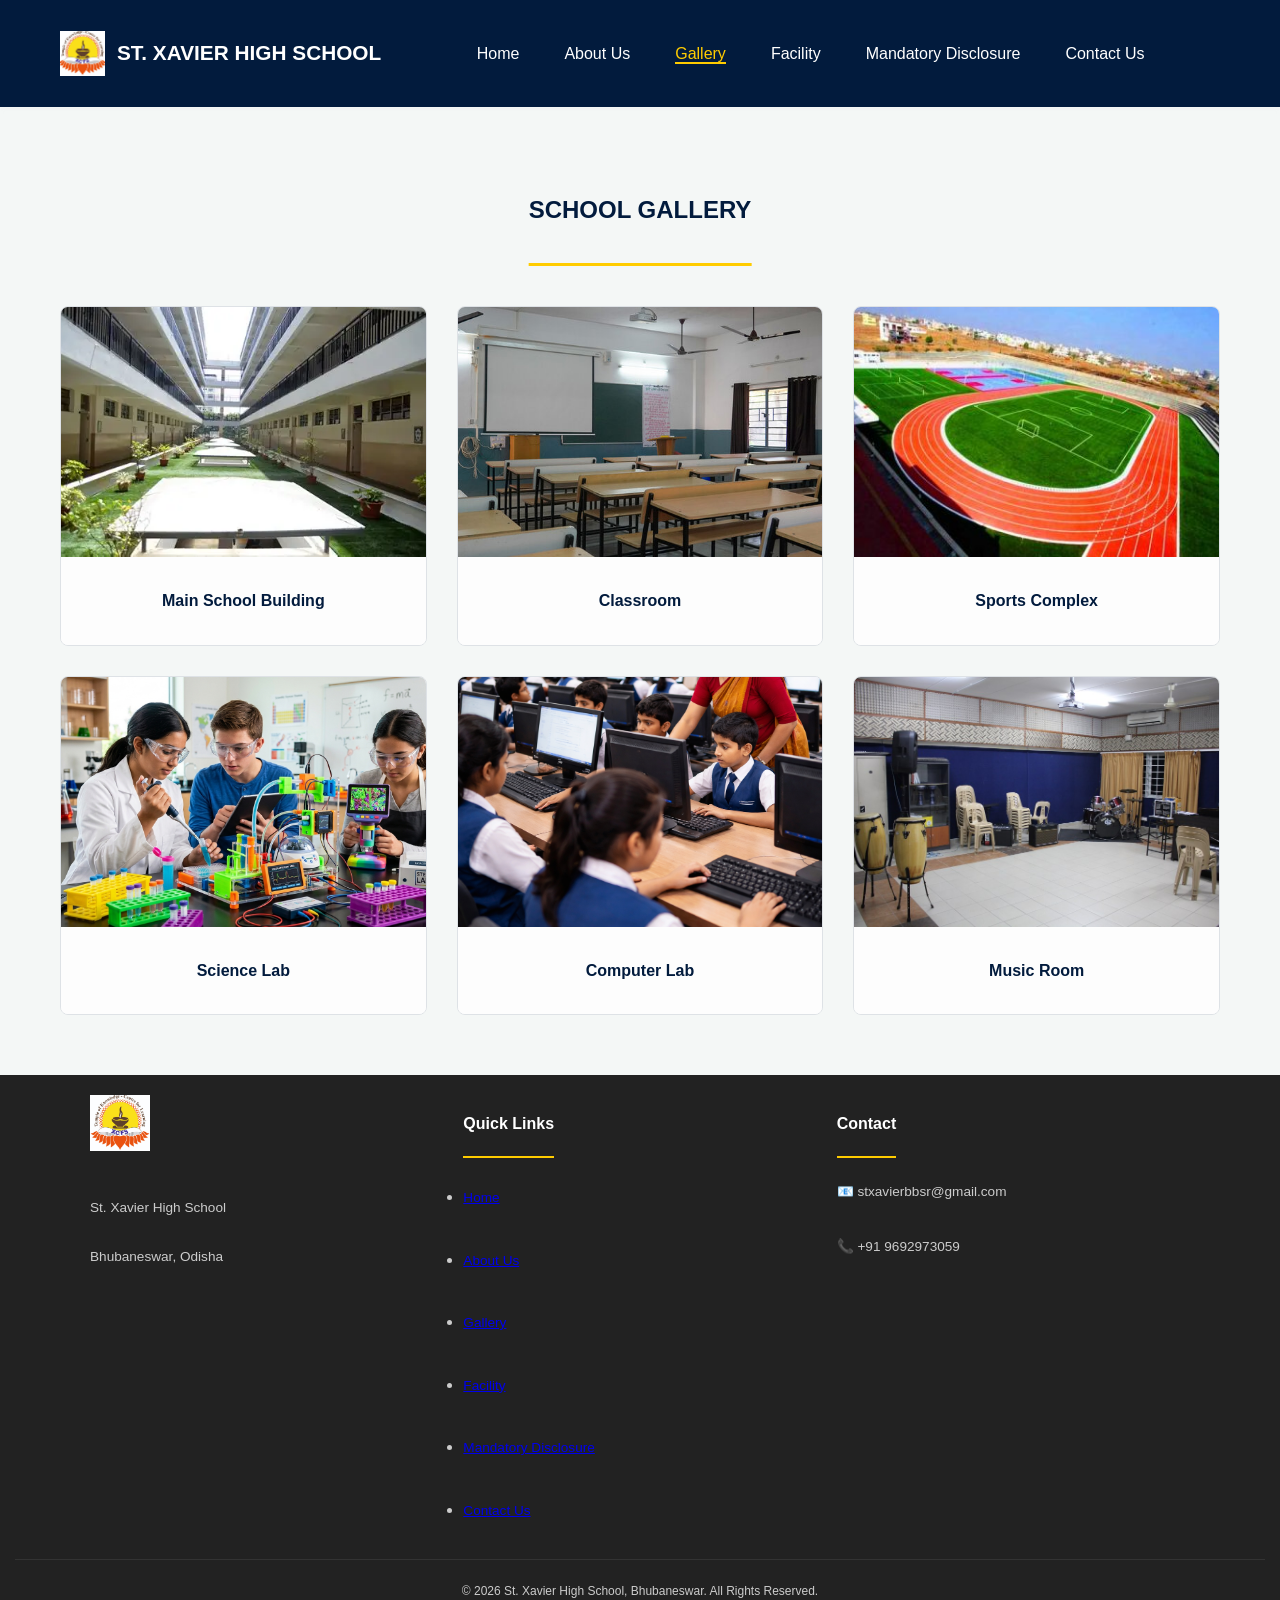
<file: gallery.html>
<!DOCTYPE html>
<html lang="en">
<head>
    <meta charset="UTF-8">
    <meta name="viewport" content="width=device-width, initial-scale=1.0">
    <title>Gallery | St. Xavier School</title>
    <link rel="stylesheet" href="style.css">
</head>
<script src="script.js"></script>
<body>

    <header>
       
    </header>

    <main class="gallery-container">
        <h2>School Gallery</h2>

        <div class="gallery-grid">
            <div class="gallery-item">
                <div class="gallery-image-wrapper"><img src="../image/campus.webp" alt="Campus"></div>
                <div class="gallery-caption">Main School Building</div>
            </div>
            <div class="gallery-item">
                <div class="gallery-image-wrapper"><img src="./image/class roon.jpg" alt="Lab"></div>
                <div class="gallery-caption">Classroom</div>
            </div>
            <div class="gallery-item">
                <div class="gallery-image-wrapper"><img src="./image/sports complex.jpg" alt="Sports Complex"></div>
                <div class="gallery-caption">Sports Complex</div>
            </div>

            <div class="gallery-item">
                <div class="gallery-image-wrapper"><img src="./image/Gemini_Generated_Image_ifas66ifas66ifas.png" alt="Classroom"></div>
                <div class="gallery-caption">Science Lab</div>
            </div>

                        <div class="gallery-item">
                <div class="gallery-image-wrapper"><img src="./image/Classroom tech learning in action.png" alt="Computer Lab"></div>
                <div class="gallery-caption">Computer Lab</div>
            </div>
           
            
        
            <div class="gallery-item">
                <div class="gallery-image-wrapper"><img src="../image/music room.jpg" alt="Music"></div>
                <div class="gallery-caption">Music Room</div>
            </div>
                    </div>
    </main>

    <footer>
        <!-- <div class="footer-container">
            <div class="footer-section">
                <h3>St. Xavier High School</h3>
                <p>Samantarapur,Bhubaneswar, Odisha</p>
                <p>Email: info@stxavierbbsr.com</p>
                <p>Contact: +91 674 123 4567</p>
            </div>
            <div class="footer-section">
                <h3>Quick Links</h3>
                <ul>
                    <li><a href="index.html">Home</a></li>
                    <li><a href="about.html">About Us</a></li>
                    <li><a href="gallery.html">Gallery</a></li>
                    <li><a href="disclosure.html">Mandatory Disclosure</a></li>
                </ul>
            </div>
            <div class="footer-section">
                <h3>School Logo</h3>
                <div style="width: 80px; height: 80px; background: #444; display: flex; align-items: center; justify-content: center; border-radius: 5px; color: white;">
                    LOGO
                </div>
            </div>
        </div>
        <div class="footer-bottom">
            &copy; 2026 St. Xavier High School,Samantarapur, Bhubaneswar. All Rights Reserved.
        </div> -->
    </footer><script src="script.js"></script>

</body>
</html>
</file>
<file: style.css>
/* --- GLOBAL STYLES --- */
:root {
    --primary-blue: #021b3d;
    --secondary-gold: #ffcc00;
    --bg-light: #f4f7f6;
    --text-dark: #333;
    --white: #ffffff;
    --border: #dee2e6;
}

* { margin: 0; padding: 0; box-sizing: border-box; font-family: 'Segoe UI', Tahoma, Geneva, Verdana, sans-serif; }

body { background-color: var(--bg-light); color: var(--text-dark); line-height: 3.6; }

/* --- HEADER & NAVIGATION (Same on all pages) --- */
header { 
    background: var(--primary-blue); 
    color: var(--white); 
    padding: 1rem 0; 
    position: sticky; 
    top: 0; 
    text-decoration: dashed;
    z-index: 1000; 
    box-shadow: 0 2px 5px rgba(236, 234, 234, 0.1); 
}

nav { 
    display: flex; 
    justify-content: space-between; 
    align-items: center; 
    max-width: 1200px; 
    margin: auto; 
    padding: 0 20px;
}

.logo-text { font-size: 1.5rem; font-weight: bold; }

nav ul { display: flex; list-style: none; }
nav ul li { margin-left: 20px; }
nav ul li a { 
    color: var(--white); 
    text-decoration: none; 
    font-weight: 500; 
    transition: 0.3s; 
}
nav ul li a:hover, nav ul li a.active { color: var(--secondary-gold); }

/* --- FOOTER (Same on all pages) --- */
/* --- COMPACT FOOTER --- */
footer {
    background: #222;
    color: #ccc;
    padding: 20px 15px;   /* reduced from 40px */
    margin-top: 40px;
}

.footer-container {
    max-width: 1100px;   /* slightly tighter */
    margin: auto;
    display: grid;
    grid-template-columns: repeat(auto-fit, minmax(200px, 1fr));
    gap: 20px;   /* reduced spacing */
}

.footer-section h3 {
    color: var(--white);
    margin-bottom: 10px;   /* reduced */
    border-bottom: 2px solid var(--secondary-gold);
    display: inline-block;
    padding-bottom: 3px;
    font-size: 1rem;   /* smaller */
}

.footer-section p {
    margin-bottom: 6px;
    font-size: 0.85rem;   /* smaller text */
}

.footer-section ul li {
    margin-bottom: 5px;
}

.footer-section a {
    font-size: 0.85rem;
}

.footer-bottom {
    text-align: center;
    padding-top: 10px;   /* reduced */
    margin-top: 15px;
    border-top: 1px solid #333;
    font-size: 0.75rem;   /* smaller */
}

/* Smaller footer logo */
.footer-logo {
    width: 45px;   /* reduced from 60px */
    margin-bottom: 8px;
}
/* --- DISCLOSURE PAGE SPECIFIC STYLES --- */
.disclosure-container { 
    max-width: 1100px; 
    margin: 40px auto; 
    background: var(--white); 
    padding: 30px; 
    border-radius: 8px; 
    box-shadow: 0 0 20px rgba(0,0,0,0.05); 
}

.disclosure-container h2 { 
    text-align: center; 
    color: var(--primary-blue); 
    text-transform: uppercase; 
    margin-bottom: 30px; 
}

.disclosure-container h3 { 
    background: var(--primary-blue); 
    color: var(--white); 
    padding: 10px 15px; 
    margin: 30px 0 10px 0; 
    font-size: 1.1rem; 
}

.disclosure-table { width: 100%; border-collapse: collapse; margin-bottom: 20px; }
.disclosure-table th, .disclosure-table td { 
    border: 1px solid var(--border); 
    padding: 12px; 
    text-align: left; 
    font-size: 0.95rem;
}

.disclosure-table th { background-color: #f8f9fa; font-weight: 600; color: #555; }

/* Form inputs inside tables */
.disclosure-table input[type="text"], 
.disclosure-table input[type="file"] {
    width: 100%;
    padding: 6px;
    border: 1px solid #ccc;
    border-radius: 4px;
}

.sample-link { color: #d9534f; text-decoration: none; font-weight: bold; font-size: 0.8rem; }
.note-box { background: #fff3cd; padding: 15px; border-left: 5px solid #ffeeba; margin: 20px 0; font-size: 0.85rem; }
.map-container {
    margin-top: 20px;
    border-radius: 12px;
    overflow: hidden;
    box-shadow: 0 4px 15px rgba(0,0,0,0.1);
}

.map-container h3 {
    margin-bottom: 15px;
    color: #1a2a6c;
}

/* Ensure map fits on small mobile screens */
@media (max-width: 600px) {
    iframe {
        height: 250px;
    }
}
/* --- GALLERY SPECIFIC STYLES --- */
.gallery-container {
    max-width: 1200px;
    margin: 40px auto;
    padding: 20px;
}

.gallery-container h2 {
    text-align: center;
    color: var(--primary-blue);
    text-transform: uppercase;
    margin-bottom: 40px;
    border-bottom: 3px solid var(--secondary-gold);
    display: inline-block;
    padding-bottom: 10px;
    left: 50%;
    position: relative;
    transform: translateX(-50%);
}

.gallery-grid {
    display: grid;
    grid-template-columns: repeat(3, 1fr); /* 3 Columns */
    gap: 30px; /* Spacing */
}

.gallery-item {
    background: var(--white);
    border: 1px solid var(--border);
    border-radius: 8px;
    overflow: hidden;
    transition: transform 0.3s ease, box-shadow 0.3s ease;
}

.gallery-image-wrapper {
    width: 100%;
    height: 250px;
    overflow: hidden;
}

.gallery-image-wrapper img {
    width: 100%;
    height: 100%;
    object-fit: cover;
    transition: transform 0.5s ease;
}

.gallery-caption {
    padding: 15px;
    text-align: center;
    font-weight: 600;
    color: var(--primary-blue);
    background: #fdfdfd;
}

/* Hover Effects */
.gallery-item:hover {
    transform: translateY(-10px);
    box-shadow: 0 10px 20px rgba(0,0,0,0.15);
}

.gallery-item:hover img {
    transform: scale(1.1);
}


/* --- FACILITY PAGE ENHANCEMENTS --- */

.facility-hero {
    background: linear-gradient(rgba(2, 27, 61, 0.8), rgba(2, 27, 61, 0.8)), url('https://images.unsplash.com/photo-1523050335392-9bc567595838?auto=format&fit=crop&w=1200');
    background-size: cover;
    background-position: center;
    color: var(--white);
    text-align: center;
    padding: 80px 20px;
    margin-bottom: 40px;
}

.facility-hero h1 {
    font-size: 3rem;
    color: var(--secondary-gold) !important;
    margin-bottom: 10px;
}

.facility-grid {
    display: grid;
    grid-template-columns: repeat(auto-fit, minmax(300px, 1fr));
    gap: 30px;
    padding: 20px 0;
}

.facility-card {
    background: var(--white);
    padding: 30px;
    border-radius: 12px;
    border-bottom: 4px solid var(--primary-blue);
    box-shadow: 0 5px 15px rgba(0,0,0,0.05);
    transition: all 0.3s ease;
    text-align: center;
}

.facility-card:hover {
    transform: translateY(-10px);
    box-shadow: 0 10px 25px rgba(0,0,0,0.1);
    border-bottom-color: var(--secondary-gold);
}

.facility-icon {
    font-size: 3rem;
    margin-bottom: 15px;
    display: block;
}

.facility-card h3 {
    color: var(--primary-blue);
    margin-bottom: 15px;
    font-size: 1.4rem;
}

.facility-card p {
    font-size: 0.95rem;}
    .ig-card {
    width: 150px; 
    height: 150px; 
    overflow: hidden; 
    border-radius: 10px;
    box-shadow: 0 4px 10px rgba(0,0,0,0.1);
    transition: transform 0.3s ease;
}

.ig-card:hover {
    transform: scale(1.05); /* Slight zoom effect on hover */
}

.ig-img {
    width: 100%; 
    height: 100%; 
    object-fit: cover; /* This ensures the image fills the square without stretching */
    display: block;}
/* HEADER FIX */
.header-container {
    display: flex;
    justify-content: space-between;
    align-items: center;
    max-width: 1200px;
    margin: auto;
    padding: 0 20px;
}

/* LOGO SECTION */
.logo-section {
    display: flex;
    align-items: center;
    gap: 12px;
}

.logo-img {
    width: 45px;
    height: 45px;
    object-fit: cover;
}

.logo-text {
    font-size: 1.3rem;
    font-weight: bold;
}

/* NAV FIX */
nav ul {
    display: flex;
    gap: 25px;
}

/* ACTIVE LINK */
nav ul li a.active {
    color: var(--secondary-gold);
    border-bottom: 2px solid var(--secondary-gold);
}

/* FOOTER LOGO */
.footer-logo {
    width: 60px;
    margin-bottom: 10px;
}
/* --- ABOUT PAGE --- */

.about-container {
    max-width: 1100px;
    margin: auto;
    padding: 20px;
}

/* HERO */
.about-hero {
    text-align: center;
    padding: 60px 20px;
    background: linear-gradient(135deg, #003366, #0055aa);
    color: white;
    border-radius: 10px;
    margin-bottom: 40px;
}

.about-hero h1 {
    font-size: 2.5rem;
    margin-bottom: 10px;
}

/* SECTIONS */
.about-section {
    margin-bottom: 40px;
}

.about-section h2 {
    color: var(--primary-blue);
    margin-bottom: 15px;
}

/* GRID */
.about-grid {
    display: grid;
    grid-template-columns: repeat(auto-fit, minmax(250px, 1fr));
    gap: 20px;
}

.about-card {
    background: white;
    padding: 25px;
    border-radius: 10px;
    border-bottom: 4px solid var(--primary-blue);
    box-shadow: 0 5px 15px rgba(0,0,0,0.05);
}

/* LIST */
.about-list {
    list-style: none;
    padding: 0;
}

.about-list li {
    margin-bottom: 10px;
    font-size: 0.95rem;
}

/* PRINCIPAL */
.principal-box {
    background: #f9f9f9;
    padding: 25px;
    border-left: 5px solid var(--secondary-gold);
    border-radius: 5px;
}

/* STATS */
.about-stats {
    display: flex;
    justify-content: space-around;
    text-align: center;
    background: var(--primary-blue);
    color: white;
    padding: 40px 20px;
    border-radius: 10px;
}

.about-stats h2 {
    font-size: 2rem;
}

/* --- CONTACT PAGE --- */

.contact-page {
    max-width: 1100px;
    margin: 40px auto;
    padding: 20px;
}

/* Header */
.contact-header {
    margin-bottom: 40px;
}

.contact-header h1 {
    color: var(--primary-blue);
    font-size: 2.5rem;
    margin-bottom: 10px;
}

.contact-header p {
    color: #666;
    font-size: 1rem;
}

/* Layout */
.contact-container {
    display: grid;
    grid-template-columns: 1.2fr 1fr;
    gap: 30px;
    align-items: start;
}

/* FORM */
.contact-form {
    background: var(--white);
    padding: 30px;
    border-radius: 10px;
    box-shadow: 0 5px 20px rgba(0,0,0,0.08);
    text-align: left;
}

.contact-form h3 {
    margin-bottom: 20px;
    color: var(--primary-blue);
}

.form-group {
    margin-bottom: 15px;
}

.form-group label {
    font-size: 0.9rem;
    font-weight: 600;
    display: block;
    margin-bottom: 5px;
}

.form-group input,
.form-group select,
.form-group textarea {
    width: 100%;
    padding: 10px;
    border: 1px solid var(--border);
    border-radius: 6px;
    font-size: 0.9rem;
    transition: 0.3s;
}

.form-group input:focus,
.form-group textarea:focus,
.form-group select:focus {
    border-color: var(--primary-blue);
    outline: none;
}

/* BUTTON */
.submit-btn {
    background: var(--primary-blue);
    color: white;
    padding: 10px 20px;
    border: none;
    border-radius: 6px;
    cursor: pointer;
    transition: 0.3s;
}

.submit-btn:hover {
    background: #003366;
}

/* CONTACT INFO */
.contact-info {
    display: flex;
    flex-direction: column;
    gap: 20px;
}

.info-card {
    background: #f9f9f9;
    padding: 20px;
    border-radius: 10px;
    border-left: 4px solid var(--secondary-gold);
    text-align: left;
}

.info-card h3 {
    margin-bottom: 10px;
    color: var(--primary-blue);
}

.info-card p {
    font-size: 0.9rem;
    margin-bottom: 6px;
}

/* MAP */
.map-container iframe {
    width: 100%;
    border-radius: 10px;
}

/* RESPONSIVE */
@media (max-width: 768px) {
    .contact-container {
        grid-template-columns: 1fr;
    }

    .contact-header h1 {
        font-size: 2rem;
    }
}
</file>
